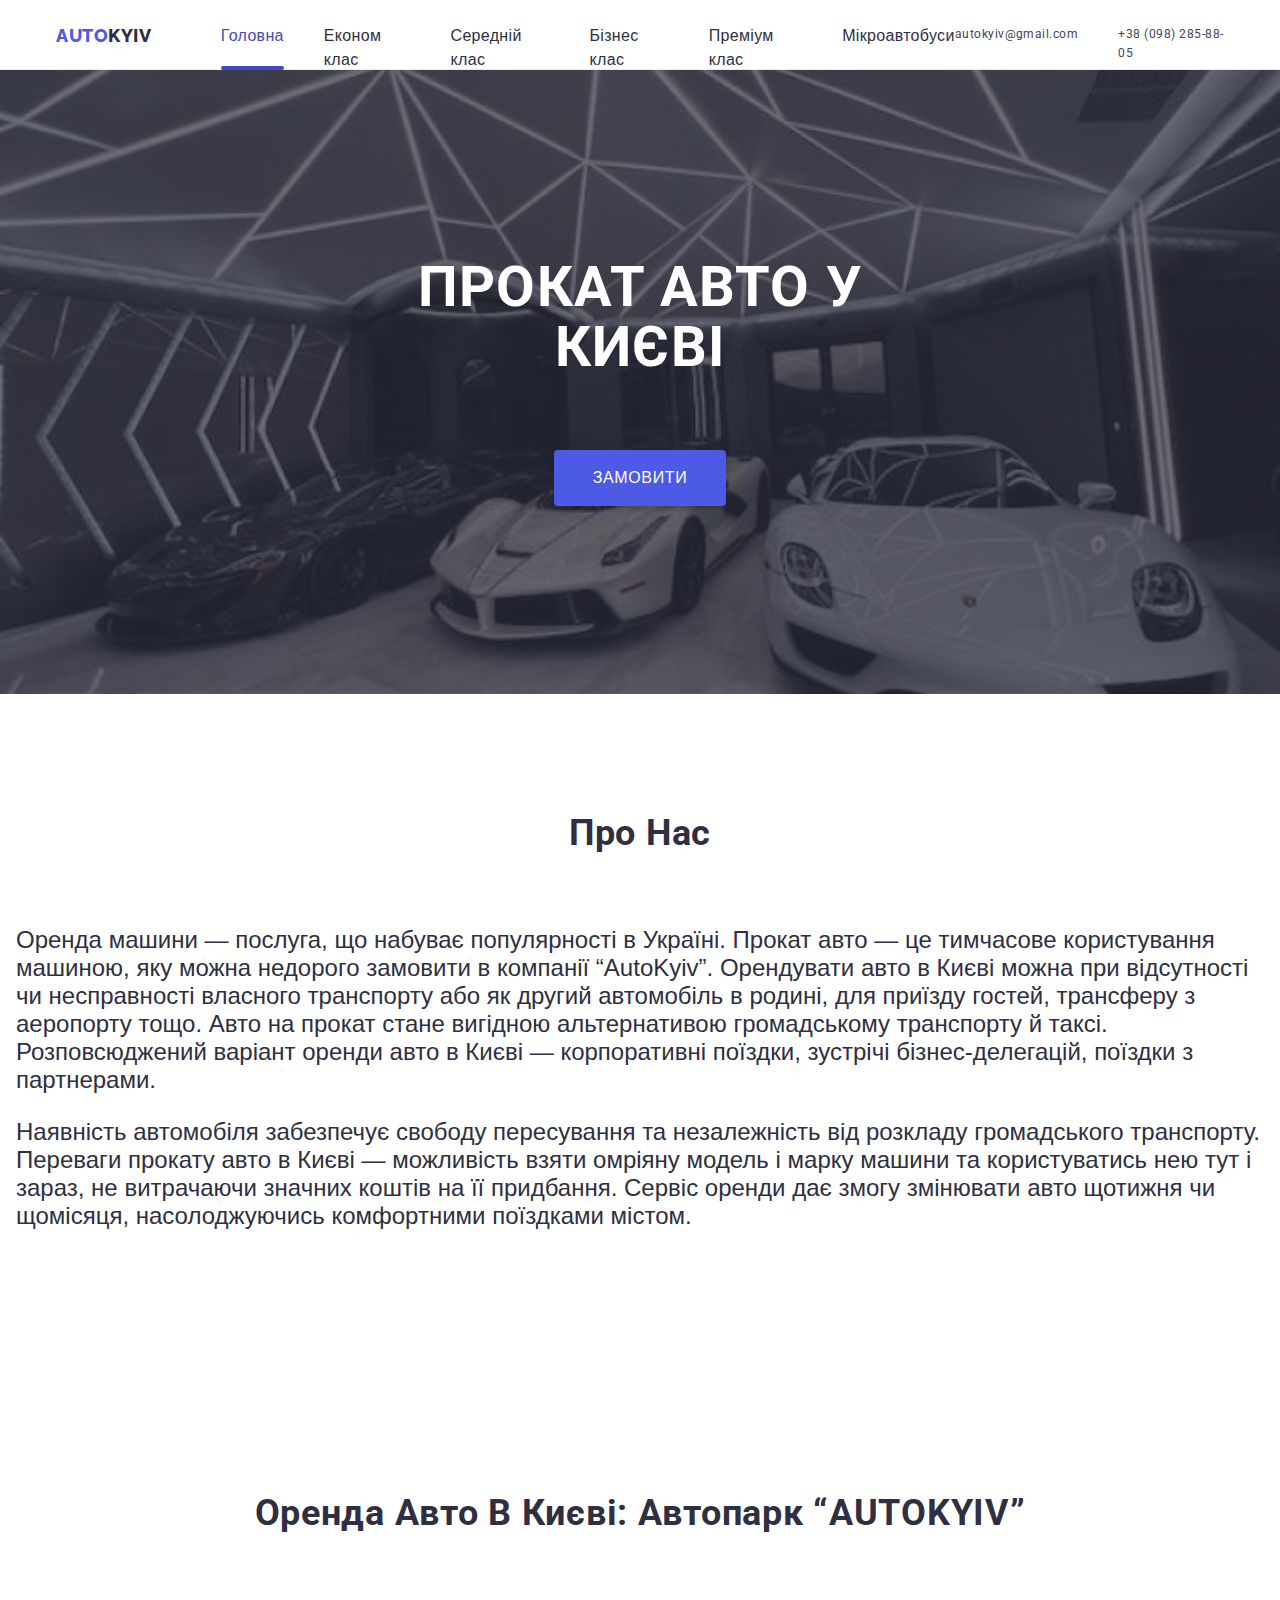
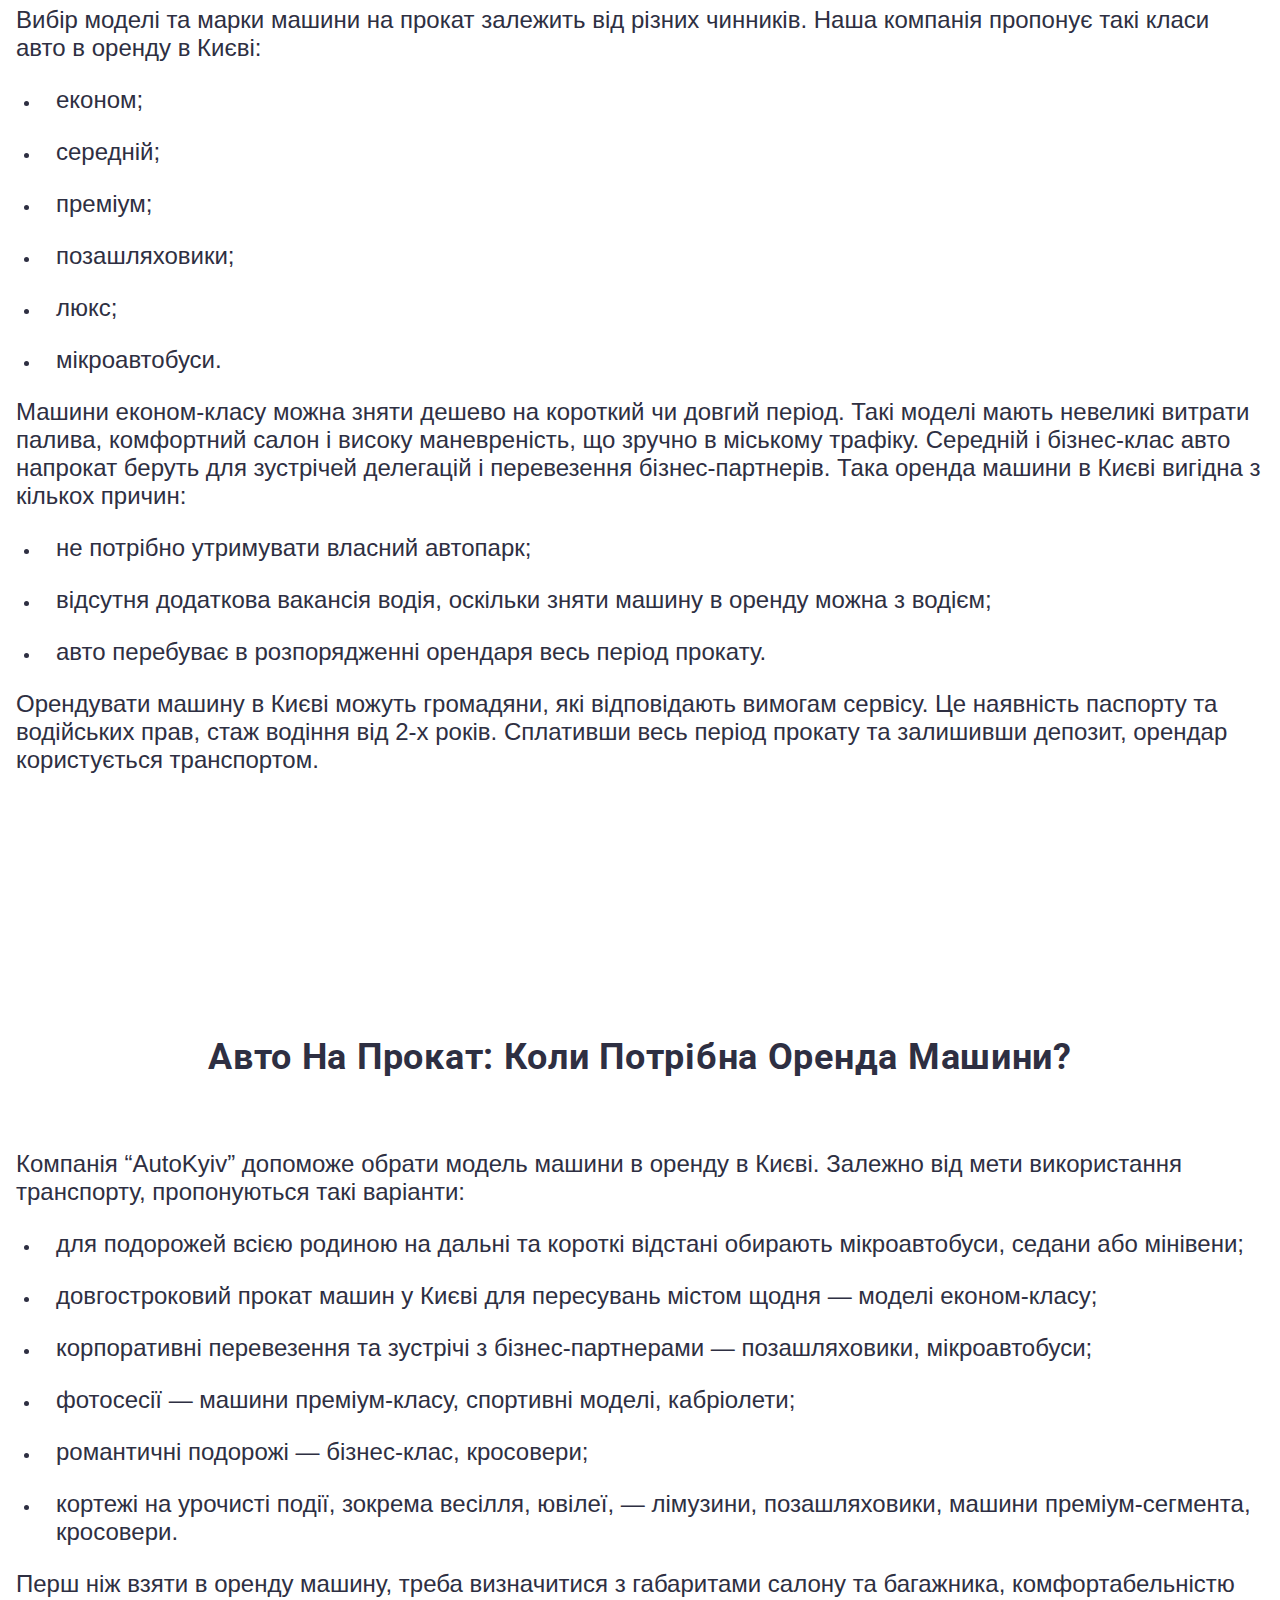
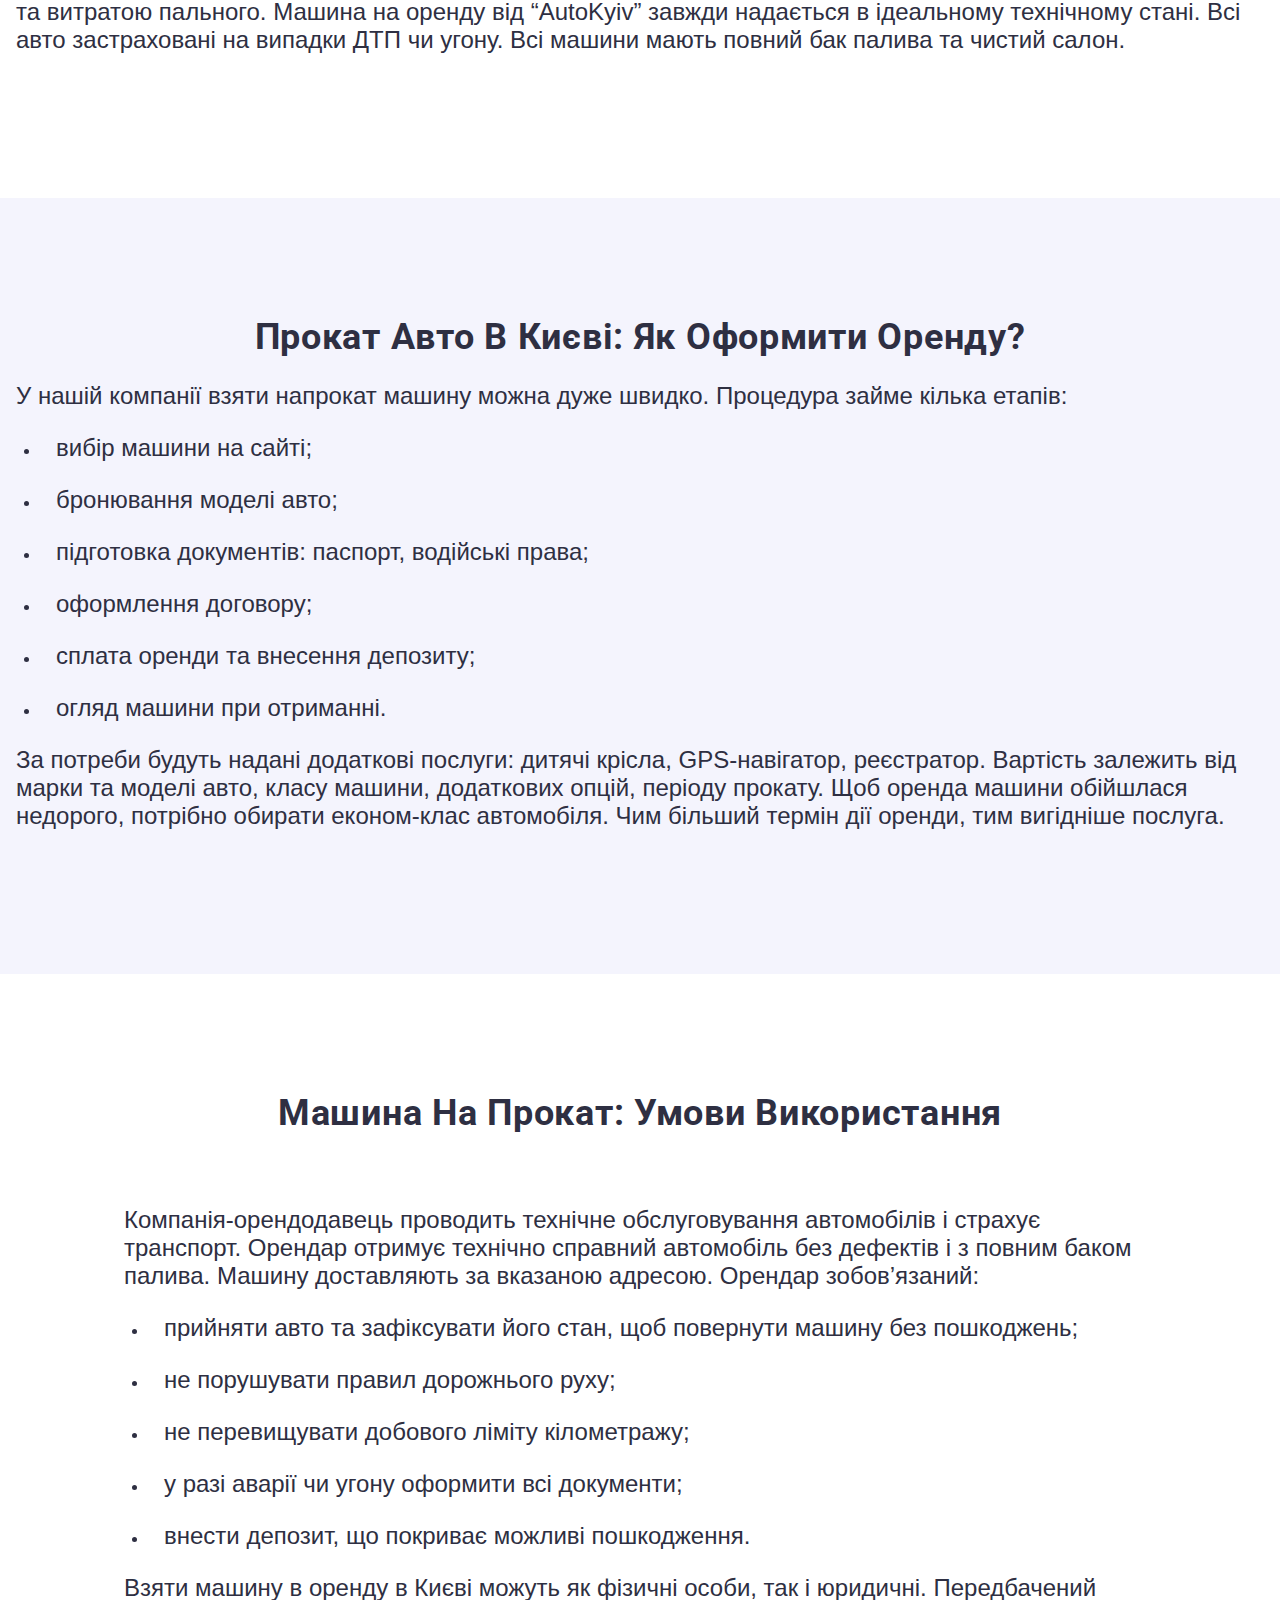
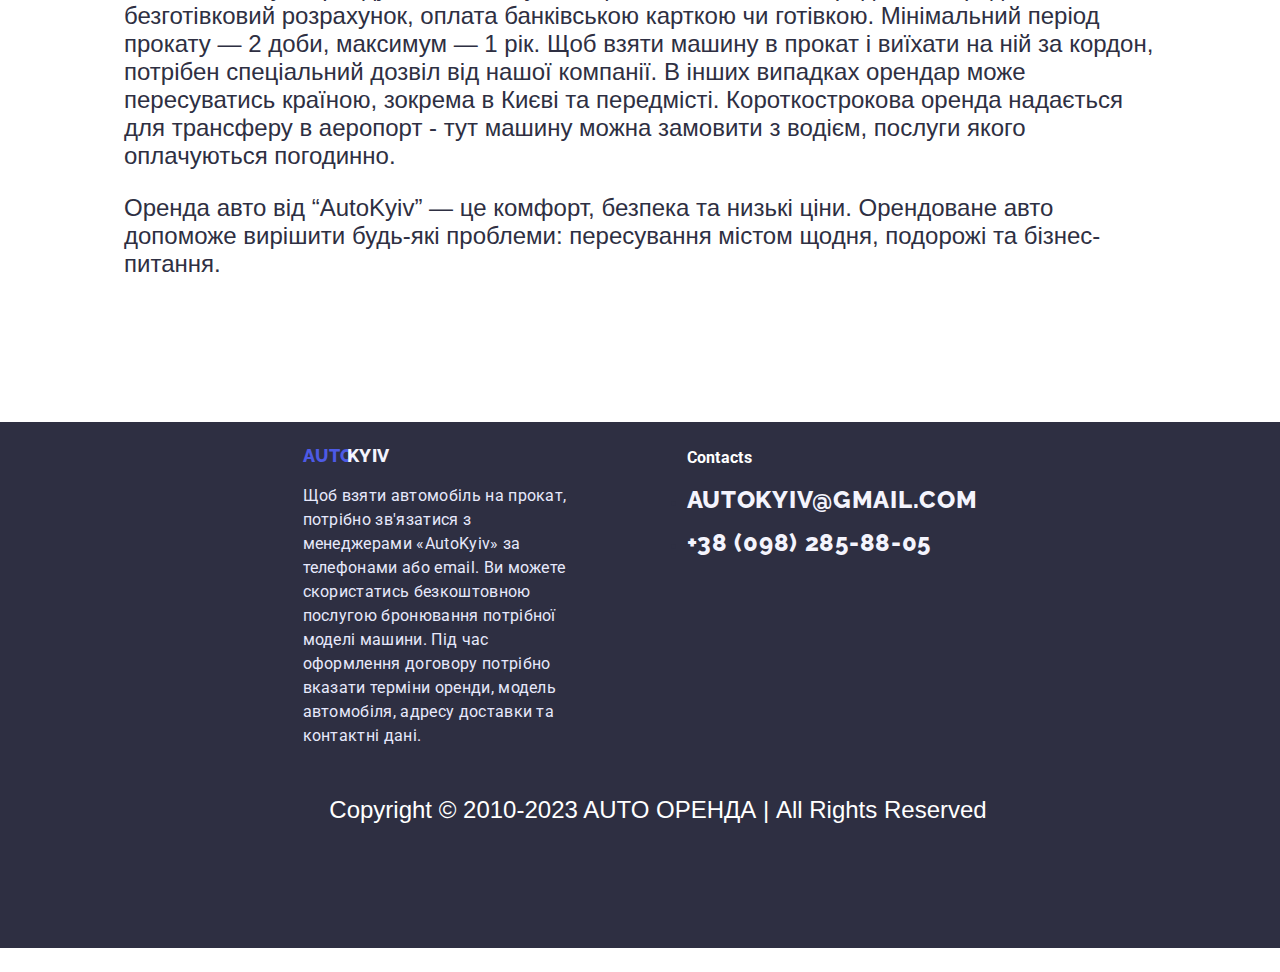
<file: index.html>
<!DOCTYPE html>
<html lang="en">
  <head>
    <meta charset="UTF-8" />
    <meta http-equiv="X-UA-Compatible" content="IE=edge" />
    <meta name="viewport" content="width=device-width, initial-scale=1.0" />
    <title>Document</title>
    <link rel="stylesheet" href="./css/styles.css" />
    <link rel="preconnect" href="https://fonts.googleapis.com" />
    <link rel="preconnect" href="https://fonts.gstatic.com" crossorigin />
    <link
      href="https://fonts.googleapis.com/css2?family=Raleway:wght@800&family=Roboto:wght@400;500;700&display=swap"
      rel="stylesheet"
    />
  </head>
  <body>
    <header class="container">
      <div class="ppp">
        <nav class="header-navigation">
          <a class="logo link" href="./index.html"
            ><div class="logo-firstpart">Auto</div>
            <div class="logo-secondpart">Kyiv</div></a
          >

          <ul class="menu">
            <li>
              <a class="menu-item link active" href="./index.html">Головна</a>
            </li>
            <li>
              <a class="menu-item link" href="./econom.html">Економ клас</a>
            </li>
            <li>
              <a class="menu-item link" href="./midle.html">Середній клас</a>
            </li>
            <li>
              <a class="menu-item link" href="./business.html">Бізнес клас</a>
            </li>
            <li>
              <a class="menu-item link" href="./premium.html">Преміум клас</a>
            </li>
            <li>
              <a class="menu-item link" href="./bus.html">Мікроавтобуси</a>
            </li>
          </ul>
          <button class="open-menu" type="button" data-menu-open>
            <svg class="burger-icon" width="32" height="22">
              <use href="./images/icons.svg#icon-menu"></use>
            </svg>
          </button>
        </nav>
        <address>
          <ul class="contacts">
            <li class="contacts-item-height">
              <a class="contacts-item link" href="mailto:autokyiv@gmail.com"
                >autokyiv@gmail.com</a
              >
            </li>
            <li class="contacts-item-height">
              <a class="contacts-item link" href="tel:+380982858805"
                >+38 (098) 285-88-05</a
              >
            </li>
          </ul>
        </address>
      </div>
    </header>

    <main>
      <section class="first-section container">
        <h1>ПРОКАТ АВТО У КИЄВІ</h1>
        <button class="first-section-button" type="button" data-modal-open>
          ЗАМОВИТИ
        </button>
      </section>
      <section class="second-section container">
        <h2 class="third-section-name">Про нас</h2>

        <p class="second-section-text">
          Оренда машини — послуга, що набуває популярності в Україні. Прокат
          авто — це тимчасове користування машиною, яку можна недорого замовити
          в компанії “AutoKyiv”. Орендувати авто в Києві можна при відсутності
          чи несправності власного транспорту або як другий автомобіль в родині,
          для приїзду гостей, трансферу з аеропорту тощо. Авто на прокат стане
          вигідною альтернативою громадському транспорту й таксі. Розповсюджений
          варіант оренди авто в Києві — корпоративні поїздки, зустрічі
          бізнес-делегацій, поїздки з партнерами.
        </p>
        <p class="second-section-text">
          Наявність автомобіля забезпечує свободу пересування та незалежність
          від розкладу громадського транспорту. Переваги прокату авто в Києві —
          можливість взяти омріяну модель і марку машини та користуватись нею
          тут і зараз, не витрачаючи значних коштів на її придбання. Сервіс
          оренди дає змогу змінювати авто щотижня чи щомісяця, насолоджуючись
          комфортними поїздками містом.
        </p>
      </section>
      <section class="second-section container">
        <h2 class="third-section-name">
          Оренда авто в Києві: автопарк “AUTOKYIV”
        </h2>

        <p class="second-section-text">
          Вибір моделі та марки машини на прокат залежить від різних чинників.
          Наша компанія пропонує такі класи авто в оренду в Києві:
        </p>
        <ul>
          <li>
            <p class="second-section-text">економ;</p>
          </li>
          <li>
            <p class="second-section-text">середній;</p>
          </li>
          <li>
            <p class="second-section-text">преміум;</p>
          </li>
          <li>
            <p class="second-section-text">позашляховики;</p>
          </li>
          <li>
            <p class="second-section-text">люкс;</p>
          </li>
          <li>
            <p class="second-section-text">мікроавтобуси.</p>
          </li>
        </ul>
        <p class="second-section-text">
          Машини економ-класу можна зняти дешево на короткий чи довгий період.
          Такі моделі мають невеликі витрати палива, комфортний салон і високу
          маневреність, що зручно в міському трафіку. Середній і бізнес-клас
          авто напрокат беруть для зустрічей делегацій і перевезення
          бізнес-партнерів. Така оренда машини в Києві вигідна з кількох причин:
        </p>
        <ul>
          <li>
            <p class="second-section-text">
              не потрібно утримувати власний автопарк;
            </p>
          </li>
          <li>
            <p class="second-section-text">
              відсутня додаткова вакансія водія, оскільки зняти машину в оренду
              можна з водієм;
            </p>
          </li>
          <li>
            <p class="second-section-text">
              авто перебуває в розпорядженні орендаря весь період прокату.
            </p>
          </li>
        </ul>
        <p class="second-section-text">
          Орендувати машину в Києві можуть громадяни, які відповідають вимогам
          сервісу. Це наявність паспорту та водійських прав, стаж водіння від
          2-х років. Сплативши весь період прокату та залишивши депозит, орендар
          користується транспортом.
        </p>
      </section>
      <section class="second-section container">
        <h2 class="third-section-name">
          Авто на прокат: коли потрібна оренда машини?
        </h2>

        <p class="second-section-text">
          Компанія “AutoKyiv” допоможе обрати модель машини в оренду в Києві.
          Залежно від мети використання транспорту, пропонуються такі варіанти:
        </p>
        <ul>
          <li>
            <p class="second-section-text">
              для подорожей всією родиною на дальні та короткі відстані обирають
              мікроавтобуси, седани або мінівени;
            </p>
          </li>
          <li>
            <p class="second-section-text">
              довгостроковий прокат машин у Києві для пересувань містом щодня —
              моделі економ-класу;
            </p>
          </li>
          <li>
            <p class="second-section-text">
              корпоративні перевезення та зустрічі з бізнес-партнерами —
              позашляховики, мікроавтобуси;
            </p>
          </li>
          <li>
            <p class="second-section-text">
              фотосесії — машини преміум-класу, спортивні моделі, кабріолети;
            </p>
          </li>
          <li>
            <p class="second-section-text">
              романтичні подорожі — бізнес-клас, кросовери;
            </p>
          </li>
          <li>
            <p class="second-section-text">
              кортежі на урочисті події, зокрема весілля, ювілеї, — лімузини,
              позашляховики, машини преміум-сегмента, кросовери.
            </p>
          </li>
        </ul>
        <p class="second-section-text">
          Перш ніж взяти в оренду машину, треба визначитися з габаритами салону
          та багажника, комфортабельністю та витратою пального. Машина на оренду
          від “AutoKyiv” завжди надається в ідеальному технічному стані. Всі
          авто застраховані на випадки ДТП чи угону. Всі машини мають повний бак
          палива та чистий салон.
        </p>
      </section>
      <section class="fourth-section container">
        <h2 class="fourth-section-name">
          Прокат авто в Києві: як оформити оренду?
        </h2>
        <p class="second-section-text">
          У нашій компанії взяти напрокат машину можна дуже швидко. Процедура
          займе кілька етапів:
        </p>
        <ul>
          <li>
            <p class="second-section-text">вибір машини на сайті;</p>
          </li>
          <li>
            <p class="second-section-text">бронювання моделі авто;</p>
          </li>
          <li>
            <p class="second-section-text">
              підготовка документів: паспорт, водійські права;
            </p>
          </li>
          <li>
            <p class="second-section-text">оформлення договору;</p>
          </li>
          <li>
            <p class="second-section-text">
              сплата оренди та внесення депозиту;
            </p>
          </li>
          <li>
            <p class="second-section-text">огляд машини при отриманні.</p>
          </li>
        </ul>
        <p class="second-section-text">
          За потреби будуть надані додаткові послуги: дитячі крісла,
          GPS-навігатор, реєстратор. Вартість залежить від марки та моделі авто,
          класу машини, додаткових опцій, періоду прокату. Щоб оренда машини
          обійшлася недорого, потрібно обирати економ-клас автомобіля. Чим
          більший термін дії оренди, тим вигідніше послуга.
        </p>
      </section>
      <section class="fifth-section container">
        <h2 class="fifth-section-name">Машина на прокат: умови використання</h2>
        <p class="second-section-text">
          Компанія-орендодавець проводить технічне обслуговування автомобілів і
          страхує транспорт. Орендар отримує технічно справний автомобіль без
          дефектів і з повним баком палива. Машину доставляють за вказаною
          адресою. Орендар зобов’язаний:
        </p>
        <ul>
          <li>
            <p class="second-section-text">
              прийняти авто та зафіксувати його стан, щоб повернути машину без
              пошкоджень;
            </p>
          </li>
          <li>
            <p class="second-section-text">
              не порушувати правил дорожнього руху;
            </p>
          </li>
          <li>
            <p class="second-section-text">
              не перевищувати добового ліміту кілометражу;
            </p>
          </li>
          <li>
            <p class="second-section-text">
              у разі аварії чи угону оформити всі документи;
            </p>
          </li>
          <li>
            <p class="second-section-text">
              внести депозит, що покриває можливі пошкодження.
            </p>
          </li>
        </ul>
        <p class="second-section-text">
          Взяти машину в оренду в Києві можуть як фізичні особи, так і юридичні.
          Передбачений безготівковий розрахунок, оплата банківською карткою чи
          готівкою. Мінімальний період прокату — 2 доби, максимум — 1 рік. Щоб
          взяти машину в прокат і виїхати на ній за кордон, потрібен спеціальний
          дозвіл від нашої компанії. В інших випадках орендар може пересуватись
          країною, зокрема в Києві та передмісті. Короткострокова оренда
          надається для трансферу в аеропорт - тут машину можна замовити з
          водієм, послуги якого оплачуються погодинно.
        </p>
        <p class="second-section-text">
          Оренда авто від “AutoKyiv” — це комфорт, безпека та низькі ціни.
          Орендоване авто допоможе вирішити будь-які проблеми: пересування
          містом щодня, подорожі та бізнес-питання.
        </p>
      </section>
    </main>
    <footer class="container">
      <div class="footer-part-general">
        <a class="footer-logo link" href="./index.html"
          ><div class="footer-logo-firstpart">Auto</div>
          <div class="footer-logo-secondpart">Kyiv</div></a
        >
        <p class="footer-text">
          Щоб взяти автомобіль на прокат, потрібно зв'язатися з менеджерами
          «AutoKyiv» за телефонами або email. Ви можете скористатись
          безкоштовною послугою бронювання потрібної моделі машини. Під час
          оформлення договору потрібно вказати терміни оренди, модель
          автомобіля, адресу доставки та контактні дані.
        </p>
      </div>

      <div class="footer-part-subscribe">
        <h4 class="footer-subscribe-text">Contacts</h4>
        <ul class="footer-ul">
          <li class="">
            <a
              class="footer-contacts-item link"
              href="mailto:autokyiv@gmail.com"
              >autokyiv@gmail.com</a
            >
          </li>
          <li class="">
            <a class="footer-contacts-item link" href="tel:+380982858805"
              >+38 (098) 285-88-05</a
            >
          </li>
        </ul>
      </div>
      <p class="footer-years">
        Copyright © 2010-2023 AUTO ОРЕНДА | All Rights Reserved
      </p>
    </footer>
    <div class="backdrop is-hidden" data-modal>
      <div class="modal">
        <button type="button" class="modal-close" data-modal-close>
          <svg class="modal-close-item" width="8" height="8">
            <use href="./images/icons.svg#icon-close"></use>
          </svg>
        </button>
        <p class="modal-name">Залиште свої контакти і ми вам передзвонимо</p>
        <form name="singup-form" autocomplete="on" action="">
          <div class="center">
            <div class="input-height">
              <label class="modal-label" for="name">Ім'я</label>
              <div class="input-wrap">
                <input
                  class="modal-input"
                  id="name"
                  name="user-name"
                  type="text"
                  autofocus
                />
                <svg class="modal-icon" width="18" height="18">
                  <use href="./images/icons.svg#icon-profile1"></use>
                </svg>
              </div>
            </div>
            <div class="input-height">
              <label class="modal-label" for="tel">Телефон</label>
              <div class="input-wrap">
                <input
                  class="modal-input"
                  id="tel"
                  name="user-tel"
                  type="tel"
                  autofocus
                />
                <svg class="modal-icon" width="18" height="18">
                  <use href="./images/icons.svg#icon-profile2"></use>
                </svg>
              </div>
            </div>
            <div class="input-height">
              <label class="modal-label" for="email">Електронна пошта</label>
              <div class="input-wrap">
                <input
                  class="modal-input"
                  id="email"
                  name="user-email"
                  type="email"
                  autofocus
                />
                <svg class="modal-icon" width="18" height="18">
                  <use href="./images/icons.svg#icon-profile3"></use>
                </svg>
              </div>
            </div>
            <div class="comment-height">
              <label for="comment" class="modal-label">Коментар</label>
              <textarea
                class="modal-textarea"
                name="user-comment"
                id="comment"
                placeholder="Введіть текст"
              ></textarea>
            </div>
          </div>
          <div class="modal-field">
            <input
              class="modal-checkbox is-hidden"
              id="accept"
              name="user-accept"
              type="checkbox"
              value="true"
            />
            <label for="accept" class="policy-text">
              Я приймаю положення та умови
              <a class="policy-link" href="">Політика конфіденційності</a></label
            >

            <button class="modal-submit" type="submit">Надіслати</button>
          </div>
        </form>
      </div>
    </div>
    <script src="./js/modal.js"></script>
    <div class="menu-container is-hidden container" data-menu>
      <div class="modal-menu">
        <button type="button" class="modal-close" data-menu-close>
          <svg class="modal-close-item" width="8" height="8">
            <use href="./images/icons.svg#icon-close"></use>
          </svg>
        </button>
        <ul class="modal-menu-list">
          <li>
            <a class="modal-menu-item link active-modal" href="./index.html"
              >Головна</a
            >
          </li>
          <li>
            <a class="modal-menu-item link" href="./econom.html">Економ клас</a>
          </li>
          <li>
            <a class="modal-menu-item link" href="./midle.html"
              >Середній клас</a
            >
          </li>
          <li>
            <a class="modal-menu-item link" href="./business.html"
              >Бізнес клас</a
            >
          </li>
          <li>
            <a class="modal-menu-item link" href="./premium.html"
              >Преміум клас</a
            >
          </li>
          <li>
            <a class="modal-menu-item link" href="./bus.html">Мікроавтобуси</a>
          </li>
        </ul>
        <address>
          <ul class="modal-contacts-list">
            <li class="modal-item-tel">
              <a class="modal-contacts-tel link" href="tel:+380982858805"
                >+38 (098) 285-88-05</a
              >
            </li>
            <li>
              <a
                class="modal-contacts-mail link"
                href="mailto:autokyiv@gmail.com"
                >autokyiv@gmail.com</a
              >
            </li>
          </ul>
        </address>
      </div>
    </div>
    <script src="./js/menu.js"></script>
  </body>
</html>
</file>
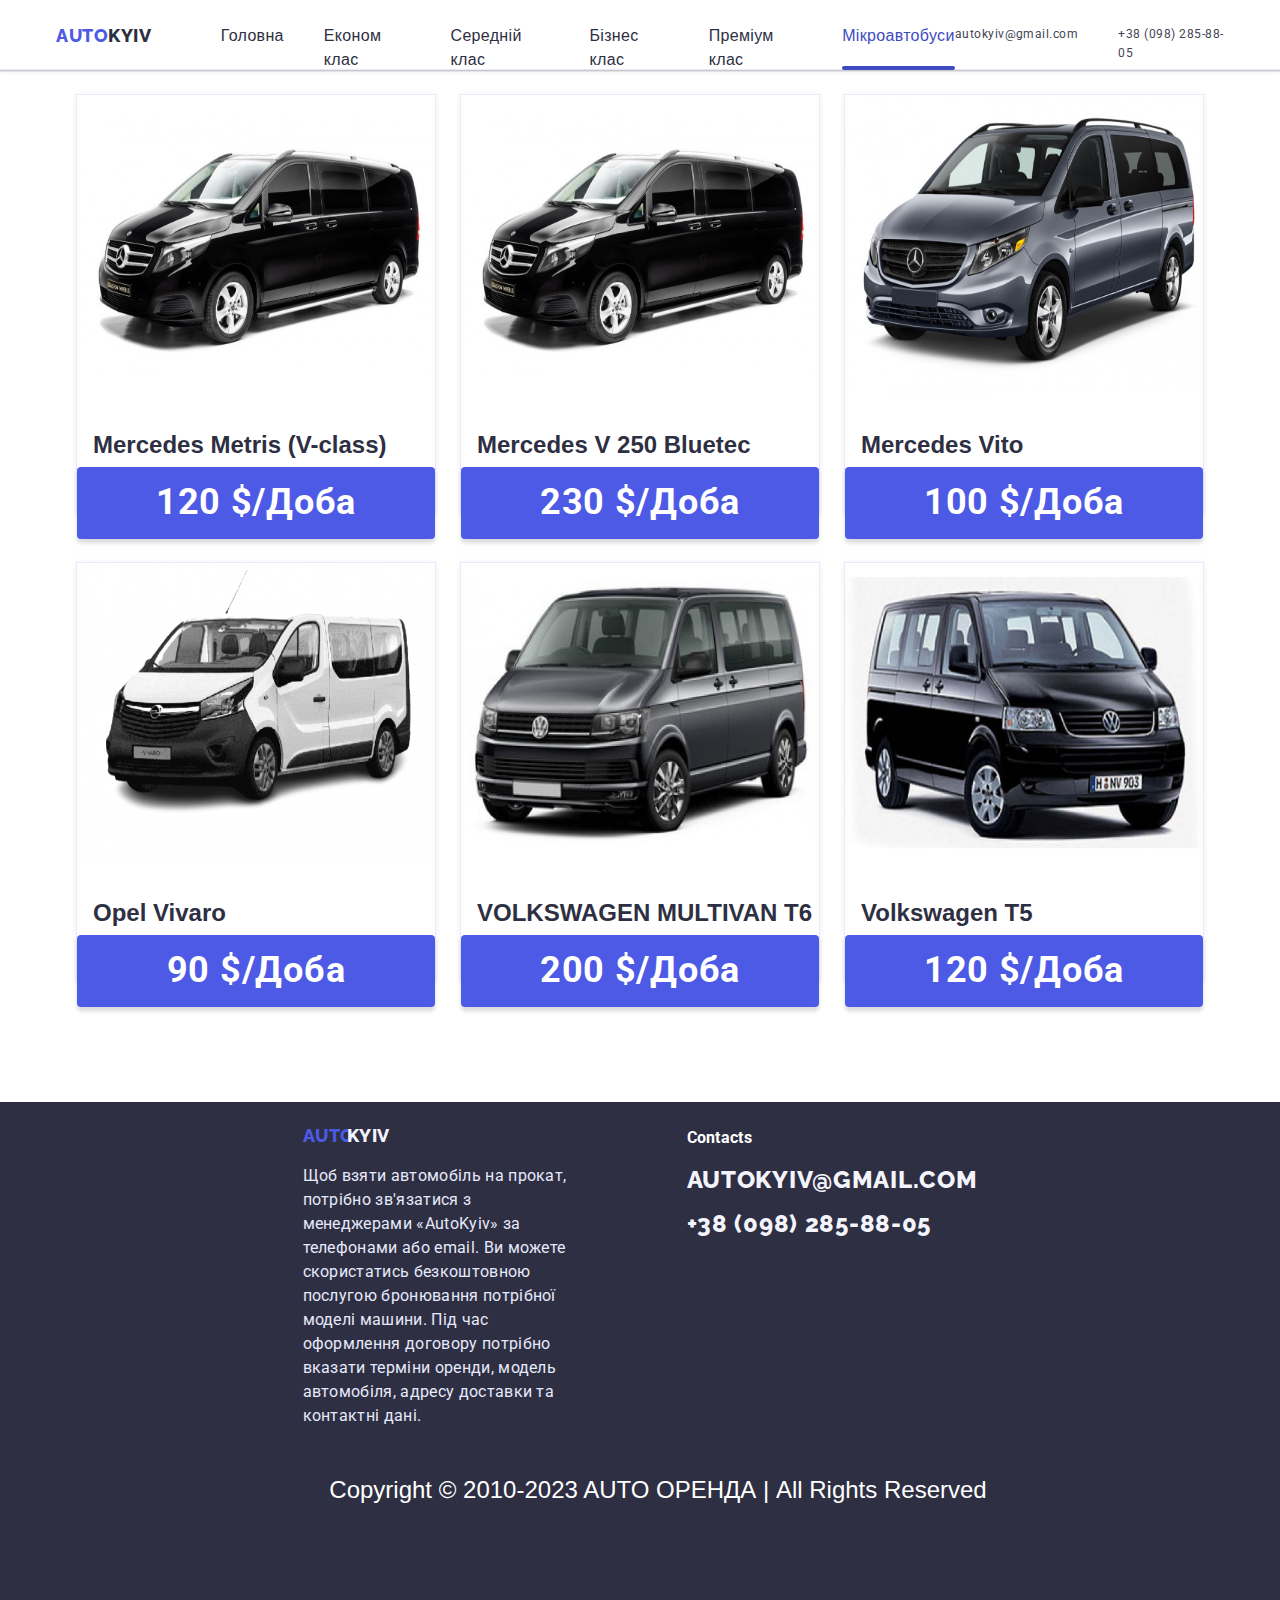
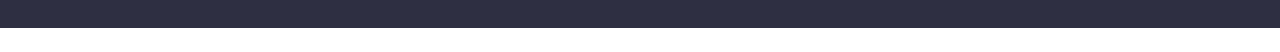
<file: bus.html>
<!DOCTYPE html>
<html lang="en">
  <head>
    <meta charset="UTF-8" />
    <meta http-equiv="X-UA-Compatible" content="IE=edge" />
    <meta name="viewport" content="width=device-width, initial-scale=1.0" />
    <title>Document</title>
    <link rel="stylesheet" href="./css/styles.css" />
    <link rel="preconnect" href="https://fonts.googleapis.com" />
    <link rel="preconnect" href="https://fonts.gstatic.com" crossorigin />
    <link
      href="https://fonts.googleapis.com/css2?family=Raleway:wght@800&family=Roboto:wght@400;500;700&display=swap"
      rel="stylesheet"
    />
  </head>
  <body>
    <header class="container">
      <div class="ppp">
        <nav class="header-navigation">
          <a class="logo link" href="./index.html"
            ><div class="logo-firstpart">Auto</div>
            <div class="logo-secondpart">Kyiv</div></a
          >

          <ul class="menu">
            <li>
              <a class="menu-item link" href="./index.html">Головна</a>
            </li>
            <li>
              <a class="menu-item link" href="./econom.html">Економ клас</a>
            </li>
            <li>
              <a class="menu-item link" href="./midle.html">Середній клас</a>
            </li>
            <li>
              <a class="menu-item link" href="./business.html">Бізнес клас</a>
            </li>
            <li>
              <a class="menu-item link" href="./premium.html">Преміум клас</a>
            </li>
            <li>
              <a class="menu-item link active" href="./bus.html"
                >Мікроавтобуси</a
              >
            </li>
          </ul>
          <button class="open-menu" type="button" data-menu-open>
            <svg class="burger-icon" width="32" height="22">
              <use href="./images/icons.svg#icon-menu"></use>
            </svg>
          </button>
        </nav>
        <address>
          <ul class="contacts">
            <li class="contacts-item-height">
              <a class="contacts-item link" href="mailto:autokyiv@gmail.com"
                >autokyiv@gmail.com</a
              >
            </li>
            <li class="contacts-item-height">
              <a class="contacts-item link" href="tel:+380982858805"
                >+38 (098) 285-88-05</a
              >
            </li>
          </ul>
        </address>
      </div>
    </header>

    <main>
      <section class="container">
        <ul class="main-general-list">
          <li class="main-list-item first-item-portfolio">
            <div class="main-overlay-image">
              <img
                src="./images/bus/mercedesmetris(v-class).jpg"
                alt="car"
                width="360"
                height="300"
              />
              <div class="main-list-overlay">
                <p class="car-option">Клас авто: Мікроавтобус</p>
                <p class="car-option">Кондиціонер: +</p>
                <p class="car-option">Об'єм двигуна: 2.0</p>
                <p class="car-option">Тип палива: Бензин</p>
                <p class="car-option">Кількість місць: 7+1</p>
                <p class="car-option">Витрати палива: 9.0 л</p>
                <p class="car-option">Тип КПП: AT</p>
              </div>
            </div>
            <h3 class="card-name">Mercedes Metris (V-class)</h3>
            <p class="card-text">120 $/доба</p>
          </li>
          <li class="main-list-item second-item-portfolio">
            <div class="main-overlay-image">
              <img
                src="./images/bus/2018-mercedes-benz-v250.jpg"
                alt="car"
                width="360"
                height="300"
              />
              <div class="main-list-overlay">
                <p class="car-option">Клас авто: Мікроавтобус</p>
                <p class="car-option">Кондиціонер: +</p>
                <p class="car-option">Об'єм двигуна: 2.2</p>
                <p class="car-option">Тип палива: Дизель</p>
                <p class="car-option">Кількість місць: 6+1</p>
                <p class="car-option">Витрати палива: 10.0 л</p>
                <p class="car-option">Тип КПП: AT</p>
              </div>
            </div>
            <h3 class="card-name">Mercedes V 250 Bluetec</h3>
            <p class="card-text">230 $/доба</p>
          </li>
          <li class="main-list-item third-item-portfolio">
            <div class="main-overlay-image">
              <img
                src="./images/bus/mercedesvito.jpg"
                alt="car"
                width="360"
                height="300"
              />
              <div class="main-list-overlay">
                <p class="car-option">Клас авто: Мікроавтобус</p>
                <p class="car-option">Кондиціонер: +</p>
                <p class="car-option">Об'єм двигуна: 1.6</p>
                <p class="car-option">Тип палива: Дизель</p>
                <p class="car-option">Кількість місць: 8+1</p>
                <p class="car-option">Витрати палива: 10.0 л</p>
                <p class="car-option">Тип КПП: МТ</p>
              </div>
            </div>
            <h3 class="card-name">Mercedes Vito</h3>
            <p class="card-text">100 $/доба</p>
          </li>

          <li class="main-list-item first-item-portfolio">
            <div class="main-overlay-image">
              <img
                src="./images/bus/opel-vivaro.jpg"
                alt="car"
                width="360"
                height="300"
              />
              <div class="main-list-overlay">
                <p class="car-option">Клас авто: Мікроавтобус</p>
                <p class="car-option">Кондиціонер: +</p>
                <p class="car-option">Об'єм двигуна: 2.0</p>
                <p class="car-option">Тип палива: Дизель</p>
                <p class="car-option">Кількість місць: 6</p>
                <p class="car-option">Витрати палива: 10.0 л</p>
                <p class="car-option">Тип КПП: МТ</p>
              </div>
            </div>
            <h3 class="card-name">Opel Vivaro</h3>
            <p class="card-text">90 $/доба</p>
          </li>
          <li class="main-list-item second-item-portfolio">
            <div class="main-overlay-image">
              <img
                src="./images/bus/volkswagenmultivant6.jpg"
                alt="car"
                width="360"
                height="300"
              />
              <div class="main-list-overlay">
                <p class="car-option">Клас авто: Мікроавтобус</p>
                <p class="car-option">Кондиціонер: +</p>
                <p class="car-option">Об'єм двигуна: 2.0</p>
                <p class="car-option">Тип палива: Дизель</p>
                <p class="car-option">Кількість місць: 6+1</p>
                <p class="car-option">Витрати палива: 9.0 л</p>
                <p class="car-option">Тип КПП: AT</p>
              </div>
            </div>
            <h3 class="card-name">VOLKSWAGEN MULTIVAN T6</h3>
            <p class="card-text">200 $/доба</p>
          </li>
          <li class="main-list-item third-item-portfolio">
            <div class="main-overlay-image">
              <img
                src="./images/bus/volkswagent5.jpg"
                alt="car"
                width="360"
                height="300"
              />
              <div class="main-list-overlay">
                <p class="car-option">Клас авто: Мікроавтобус</p>
                <p class="car-option">Кондиціонер: +</p>
                <p class="car-option">Об'єм двигуна: 2.0</p>
                <p class="car-option">Тип палива: Дизель</p>
                <p class="car-option">Кількість місць: 8+1</p>
                <p class="car-option">Витрати палива: 9.0 л</p>
                <p class="car-option">Тип КПП: AT</p>
              </div>
            </div>
            <h3 class="card-name">Volkswagen T5</h3>
            <p class="card-text">120 $/доба</p>
          </li>
        </ul>
      </section>
    </main>
    <footer class="container">
      <div class="footer-part-general">
        <a class="footer-logo link" href="./index.html"
          ><div class="footer-logo-firstpart">Auto</div>
          <div class="footer-logo-secondpart">Kyiv</div></a
        >
        <p class="footer-text">
          Щоб взяти автомобіль на прокат, потрібно зв'язатися з менеджерами
          «AutoKyiv» за телефонами або email. Ви можете скористатись
          безкоштовною послугою бронювання потрібної моделі машини. Під час
          оформлення договору потрібно вказати терміни оренди, модель
          автомобіля, адресу доставки та контактні дані.
        </p>
      </div>
      
      <div class="footer-part-subscribe">
        <h4 class="footer-subscribe-text">Contacts</h4>
        <ul class="footer-ul">
          <li class="">
            <a
              class="footer-contacts-item link"
              href="mailto:autokyiv@gmail.com"
              >autokyiv@gmail.com</a
            >
          </li>
          <li class="">
            <a class="footer-contacts-item link" href="tel:+380982858805"
              >+38 (098) 285-88-05</a
            >
          </li>
        </ul>
      </div>
      <p class="footer-years">
        Copyright © 2010-2023 AUTO ОРЕНДА | All Rights Reserved
      </p>
    </footer>
    <div class="menu-container is-hidden container" data-menu>
      <div class="modal-menu">
        <button type="button" class="modal-close" data-menu-close>
          <svg class="modal-close-item" width="8" height="8">
            <use href="./images/icons.svg#icon-close"></use>
          </svg>
        </button>
        <ul class="modal-menu-list">
          <li>
            <a class="modal-menu-item link" href="./index.html">Головна</a>
          </li>
          <li>
            <a class="modal-menu-item link" href="./econom.html">Економ клас</a>
          </li>
          <li>
            <a class="modal-menu-item link" href="./midle.html"
              >Середній клас</a
            >
          </li>
          <li>
            <a class="modal-menu-item link" href="./business.html"
              >Бізнес клас</a
            >
          </li>
          <li>
            <a class="modal-menu-item link" href="./premium.html"
              >Преміум клас</a
            >
          </li>
          <li>
            <a class="modal-menu-item link active-modal" href="./bus.html"
              >Мікроавтобуси</a
            >
          </li>
        </ul>
        <address>
          <ul class="modal-contacts-list">
            <li class="modal-item-tel">
              <a class="modal-contacts-tel link" href="tel:+380982858805"
                >+38 (098) 285-88-05</a
              >
            </li>
            <li>
              <a
                class="modal-contacts-mail link"
                href="mailto:autokyiv@gmail.com"
                >autokyiv@gmail.com</a
              >
            </li>
          </ul>
        </address>
        
      </div>
    </div>
    <script src="./js/menu.js"></script>
  </body>
</html>
</file>
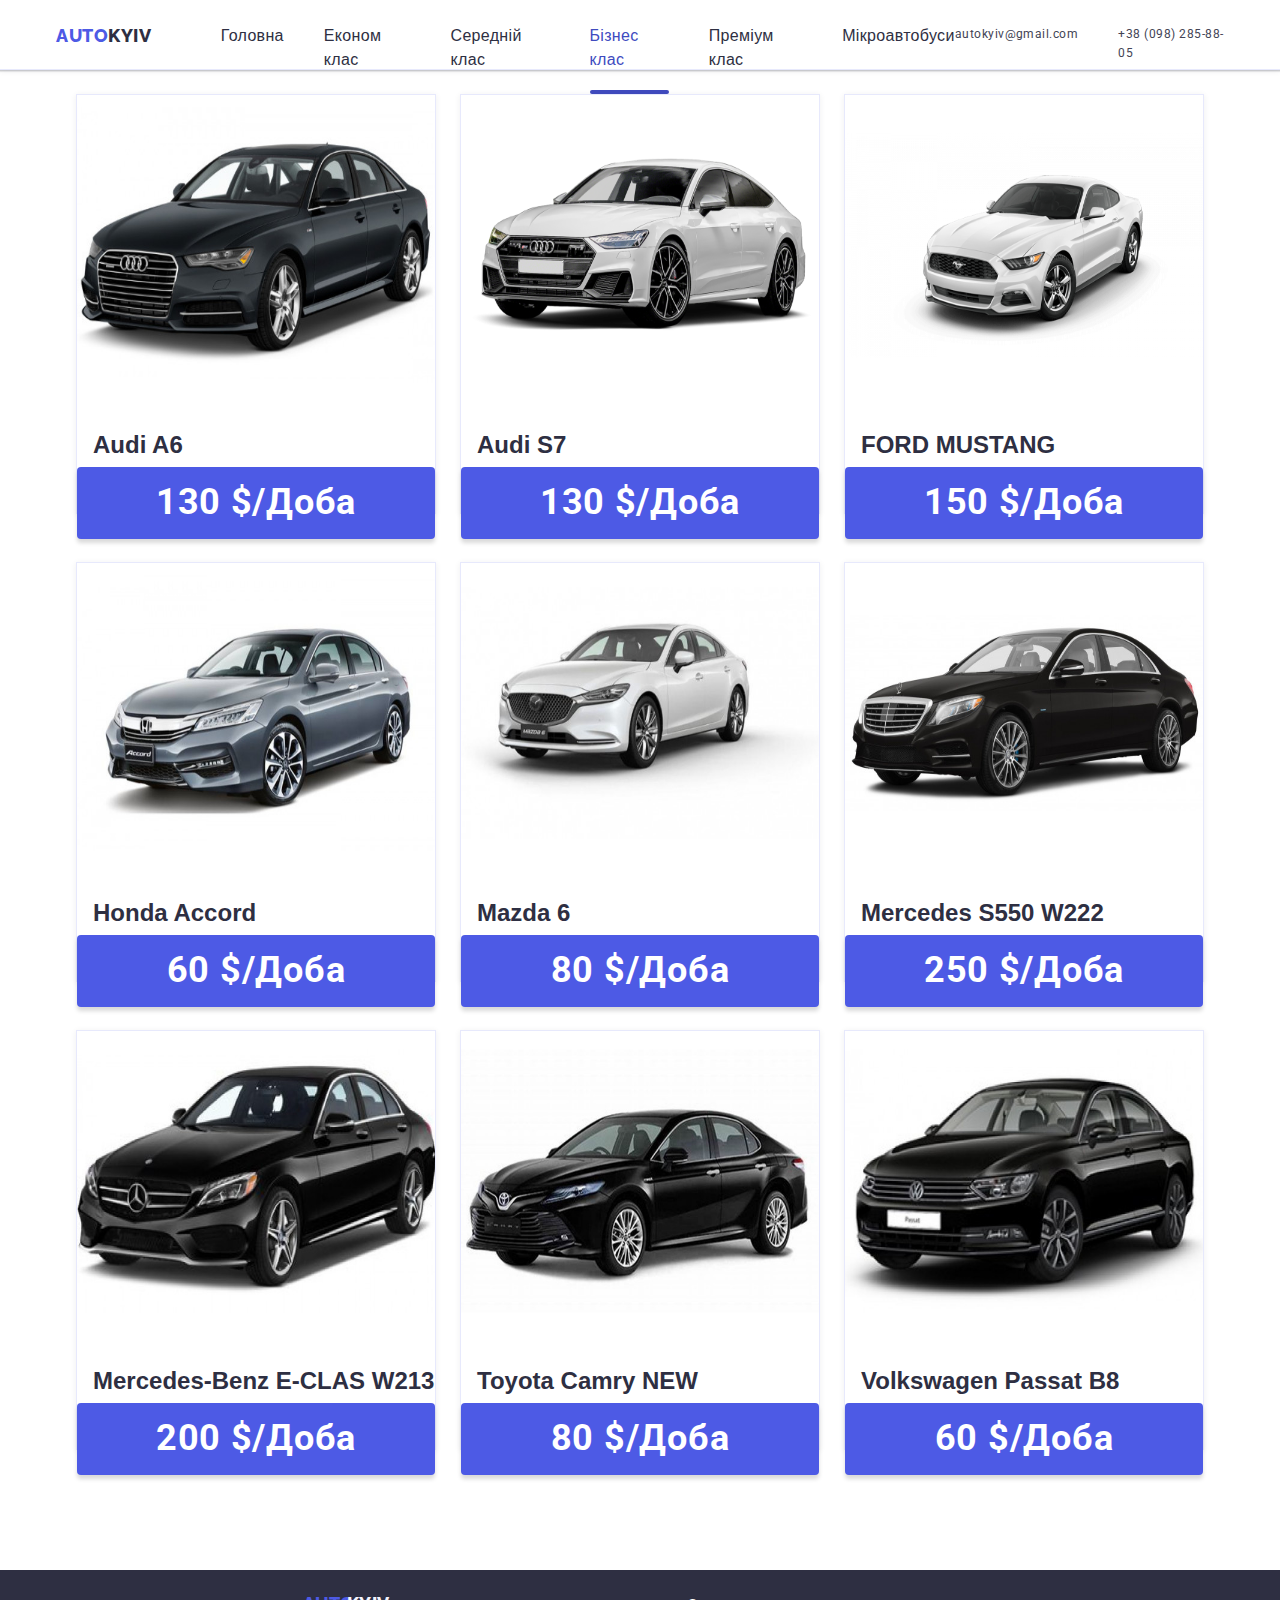
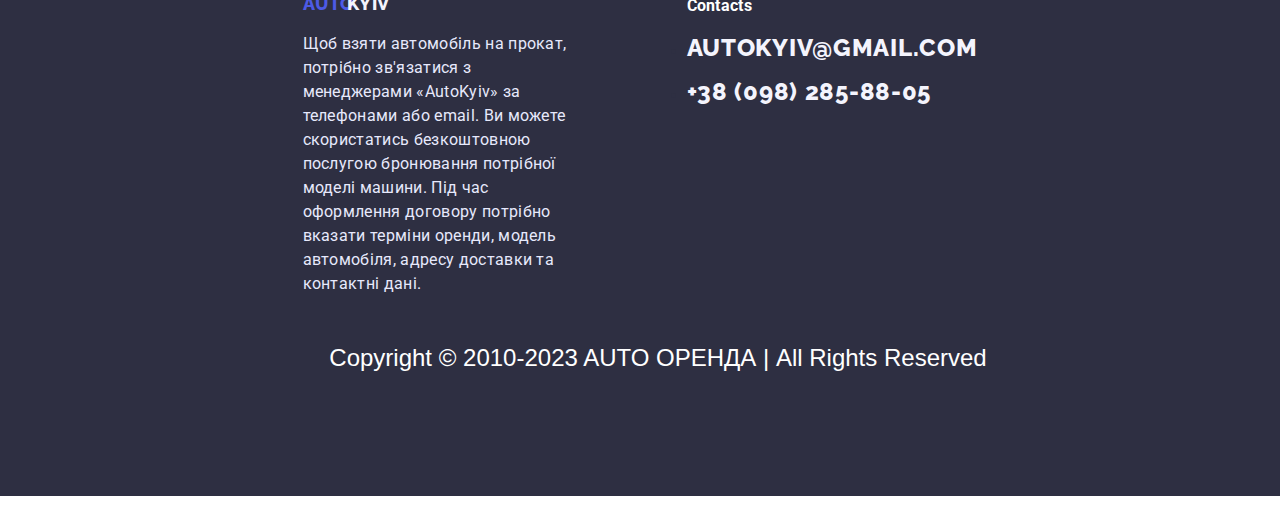
<file: business.html>
<!DOCTYPE html>
<html lang="en">
  <head>
    <meta charset="UTF-8" />
    <meta http-equiv="X-UA-Compatible" content="IE=edge" />
    <meta name="viewport" content="width=device-width, initial-scale=1.0" />
    <title>Document</title>
    <link rel="stylesheet" href="./css/styles.css" />
    <link rel="preconnect" href="https://fonts.googleapis.com" />
    <link rel="preconnect" href="https://fonts.gstatic.com" crossorigin />
    <link
      href="https://fonts.googleapis.com/css2?family=Raleway:wght@800&family=Roboto:wght@400;500;700&display=swap"
      rel="stylesheet"
    />
  </head>
  <body>
    <header class="container">
      <div class="ppp">
        <nav class="header-navigation">
          <a class="logo link" href="./index.html"
            ><div class="logo-firstpart">Auto</div>
            <div class="logo-secondpart">Kyiv</div></a
          >

          <ul class="menu">
            <li>
              <a class="menu-item link" href="./index.html">Головна</a>
            </li>
            <li>
              <a class="menu-item link" href="./econom.html">Економ клас</a>
            </li>
            <li>
              <a class="menu-item link" href="./midle.html">Середній клас</a>
            </li>
            <li>
              <a class="menu-item link active" href="./business.html"
                >Бізнес клас</a
              >
            </li>
            <li>
              <a class="menu-item link" href="./premium.html">Преміум клас</a>
            </li>
            <li>
              <a class="menu-item link" href="./bus.html">Мікроавтобуси</a>
            </li>
          </ul>
          <button class="open-menu" type="button" data-menu-open>
            <svg class="burger-icon" width="32" height="22">
              <use href="./images/icons.svg#icon-menu"></use>
            </svg>
          </button>
        </nav>
        <address>
          <ul class="contacts">
            <li class="contacts-item-height">
              <a class="contacts-item link" href="mailto:autokyiv@gmail.com"
                >autokyiv@gmail.com</a
              >
            </li>
            <li class="contacts-item-height">
              <a class="contacts-item link" href="tel:+380982858805"
                >+38 (098) 285-88-05</a
              >
            </li>
          </ul>
        </address>
      </div>
    </header>

    <main>
      <section class="container">
        <ul class="main-general-list">
          <li class="main-list-item second-item-portfolio">
            <div class="main-overlay-image">
              <img
                src="./images/business/audi-a6.jpg"
                alt="car"
                width="360"
                height="300"
              />
              <div class="main-list-overlay">
                <p class="car-option">Клас авто: Бізнес клас; Преміум</p>
                <p class="car-option">Кондиціонер: +</p>
                <p class="car-option">Об'єм двигуна: 2.0</p>
                <p class="car-option">Тип палива: Бензин</p>
                <p class="car-option">Кількість місць: 4</p>
                <p class="car-option">Витрати палива: 11.0 л</p>
                <p class="car-option">Тип КПП: AT</p>
              </div>
            </div>
            <h3 class="card-name">Audi A6</h3>
            <p class="card-text">130 $/доба</p>
          </li>
          <li class="main-list-item second-item-portfolio">
            <div class="main-overlay-image">
              <img
                src="./images/business/audis7.jpg"
                alt="car"
                width="360"
                height="300"
              />
              <div class="main-list-overlay">
                <p class="car-option">Клас авто: Бізнес клас</p>
                <p class="car-option">Кондиціонер: +</p>
                <p class="car-option">Об'єм двигуна: 3.0</p>
                <p class="car-option">Тип палива: Бензин</p>
                <p class="car-option">Кількість місць: 5</p>
                <p class="car-option">Витрати палива: 16.0 л</p>
                <p class="car-option">Тип КПП: AT</p>
              </div>
            </div>
            <h3 class="card-name">Audi S7</h3>
            <p class="card-text">130 $/доба</p>
          </li>
          <li class="main-list-item third-item-portfolio">
            <div class="main-overlay-image">
              <img
                src="./images/business/fordmustang.jpg"
                alt="car"
                width="360"
                height="300"
              />
              <div class="main-list-overlay">
                <p class="car-option">Клас авто: Бізнес клас</p>
                <p class="car-option">Кондиціонер: +</p>
                <p class="car-option">Об'єм двигуна: 2.3</p>
                <p class="car-option">Тип палива: Бензин</p>
                <p class="car-option">Кількість місць: 2</p>
                <p class="car-option">Витрати палива: 12.0 л</p>
                <p class="car-option">Тип КПП: AT</p>
              </div>
            </div>
            <h3 class="card-name">FORD MUSTANG</h3>
            <p class="card-text">150 $/доба</p>
          </li>

          <li class="main-list-item first-item-portfolio">
            <div class="main-overlay-image">
              <img
                src="./images/business/hondaaccord.jpg"
                alt="car"
                width="360"
                height="300"
              />
              <div class="main-list-overlay">
                <p class="car-option">Клас авто: Бізнес клас</p>
                <p class="car-option">Кондиціонер: +</p>
                <p class="car-option">Об'єм двигуна: 2.0</p>
                <p class="car-option">Тип палива: Бензин</p>
                <p class="car-option">Кількість місць: 4</p>
                <p class="car-option">Витрати палива: 10.0 л</p>
                <p class="car-option">Тип КПП: AT</p>
              </div>
            </div>
            <h3 class="card-name">Honda Accord</h3>
            <p class="card-text">60 $/доба</p>
          </li>
          <li class="main-list-item second-item-portfolio">
            <div class="main-overlay-image">
              <img
                src="./images/business/mazda6.jpg"
                alt="car"
                width="360"
                height="300"
              />
              <div class="main-list-overlay">
                <p class="car-option">Клас авто: Бізнес клас</p>
                <p class="car-option">Кондиціонер: +</p>
                <p class="car-option">Об'єм двигуна: 2.5</p>
                <p class="car-option">Тип палива: Бензин</p>
                <p class="car-option">Кількість місць: 5</p>
                <p class="car-option">Витрати палива: 10.0 л</p>
                <p class="car-option">Тип КПП: AT</p>
              </div>
            </div>
            <h3 class="card-name">Mazda 6</h3>
            <p class="card-text">80 $/доба</p>
          </li>
          <li class="main-list-item third-item-portfolio">
            <div class="main-overlay-image">
              <img
                src="./images/business/s550.jpg"
                alt="car"
                width="360"
                height="300"
              />
              <div class="main-list-overlay">
                <p class="car-option">Клас авто: Бізнес клас; Преміум</p>
                <p class="car-option">Кондиціонер: +</p>
                <p class="car-option">Об'єм двигуна: 5.5</p>
                <p class="car-option">Тип палива: Бензин</p>
                <p class="car-option">Кількість місць: 5</p>
                <p class="car-option">Витрати палива: 12.0 л</p>
                <p class="car-option">Тип КПП: AT</p>
              </div>
            </div>
            <h3 class="card-name">Mercedes S550 W222</h3>
            <p class="card-text">250 $/доба</p>
          </li>

          <li class="main-list-item first-item-portfolio">
            <div class="main-overlay-image">
              <img
                src="./images/business/mercedesc3004matic.jpg"
                alt="car"
                width="360"
                height="300"
              />
              <div class="main-list-overlay">
                <p class="car-option">Клас авто: Бізнес клас; Преміум</p>
                <p class="car-option">Кондиціонер: +</p>
                <p class="car-option">Об'єм двигуна: 2.2TD</p>
                <p class="car-option">Тип палива: Дизель</p>
                <p class="car-option">Кількість місць: 4</p>
                <p class="car-option">Витрати палива: 6.0 л</p>
                <p class="car-option">Тип КПП: AT</p>
              </div>
            </div>
            <h3 class="card-name">Mercedes-Benz E-CLAS W213</h3>
            <p class="card-text">200 $/доба</p>
          </li>
          <li class="main-list-item second-item-portfolio">
            <div class="main-overlay-image">
              <img
                src="./images/business/toyotacamrynew.jpg"
                alt="car"
                width="360"
                height="300"
              />
              <div class="main-list-overlay">
                <p class="car-option">Клас авто: Бізнес клас</p>
                <p class="car-option">Кондиціонер: +</p>
                <p class="car-option">Об'єм двигуна: 2.5</p>
                <p class="car-option">Тип палива: Гібрид</p>
                <p class="car-option">Кількість місць: 5</p>
                <p class="car-option">Витрати палива: 8.0 л</p>
                <p class="car-option">Тип КПП: AT</p>
              </div>
            </div>
            <h3 class="card-name">Toyota Camry NEW</h3>
            <p class="card-text">80 $/доба</p>
          </li>
          <li class="main-list-item third-item-portfolio">
            <div class="main-overlay-image">
              <img
                src="./images/business/volkswagenpassatb8.jpg"
                alt="car"
                width="360"
                height="300"
              />
              <div class="main-list-overlay">
                <p class="car-option">Клас авто: Бізнес клас</p>
                <p class="car-option">Кондиціонер: +</p>
                <p class="car-option">Об'єм двигуна: 1.8</p>
                <p class="car-option">Тип палива: Бензин</p>
                <p class="car-option">Кількість місць: 5</p>
                <p class="car-option">Витрати палива: 9.0 л</p>
                <p class="car-option">Тип КПП: AT</p>
              </div>
            </div>
            <h3 class="card-name">Volkswagen Passat B8</h3>
            <p class="card-text">60 $/доба</p>
          </li>
        </ul>
      </section>
    </main>
    <footer class="container">
      <div class="footer-part-general">
        <a class="footer-logo link" href="./index.html"
          ><div class="footer-logo-firstpart">Auto</div>
          <div class="footer-logo-secondpart">Kyiv</div></a
        >
        <p class="footer-text">
          Щоб взяти автомобіль на прокат, потрібно зв'язатися з менеджерами
          «AutoKyiv» за телефонами або email. Ви можете скористатись
          безкоштовною послугою бронювання потрібної моделі машини. Під час
          оформлення договору потрібно вказати терміни оренди, модель
          автомобіля, адресу доставки та контактні дані.
        </p>
      </div>
      
      <div class="footer-part-subscribe">
        <h4 class="footer-subscribe-text">Contacts</h4>
        <ul class="footer-ul">
          <li class="">
            <a
              class="footer-contacts-item link"
              href="mailto:autokyiv@gmail.com"
              >autokyiv@gmail.com</a
            >
          </li>
          <li class="">
            <a class="footer-contacts-item link" href="tel:+380982858805"
              >+38 (098) 285-88-05</a
            >
          </li>
        </ul>
      </div>
      <p class="footer-years">
        Copyright © 2010-2023 AUTO ОРЕНДА | All Rights Reserved
      </p>
    </footer>
    <div class="menu-container is-hidden container" data-menu>
      <div class="modal-menu">
        <button type="button" class="modal-close" data-menu-close>
          <svg class="modal-close-item" width="8" height="8">
            <use href="./images/icons.svg#icon-close"></use>
          </svg>
        </button>
        <ul class="modal-menu-list">
          <li>
            <a class="modal-menu-item link" href="./index.html">Головна</a>
          </li>
          <li>
            <a class="modal-menu-item link" href="./econom.html">Економ клас</a>
          </li>
          <li>
            <a class="modal-menu-item link" href="./midle.html"
              >Середній клас</a
            >
          </li>
          <li>
            <a class="modal-menu-item link active-modal" href="./business.html"
              >Бізнес клас</a
            >
          </li>
          <li>
            <a class="modal-menu-item link" href="./premium.html"
              >Преміум клас</a
            >
          </li>
          <li>
            <a class="modal-menu-item link" href="./bus.html">Мікроавтобуси</a>
          </li>
        </ul>
        <address>
          <ul class="modal-contacts-list">
            <li class="modal-item-tel">
              <a class="modal-contacts-tel link" href="tel:+380982858805"
                >+38 (098) 285-88-05</a
              >
            </li>
            <li>
              <a
                class="modal-contacts-mail link"
                href="mailto:autokyiv@gmail.com"
                >autokyiv@gmail.com</a
              >
            </li>
          </ul>
        </address>
       
      </div>
    </div>
    <script src="./js/menu.js"></script>
  </body>
</html>
</file>
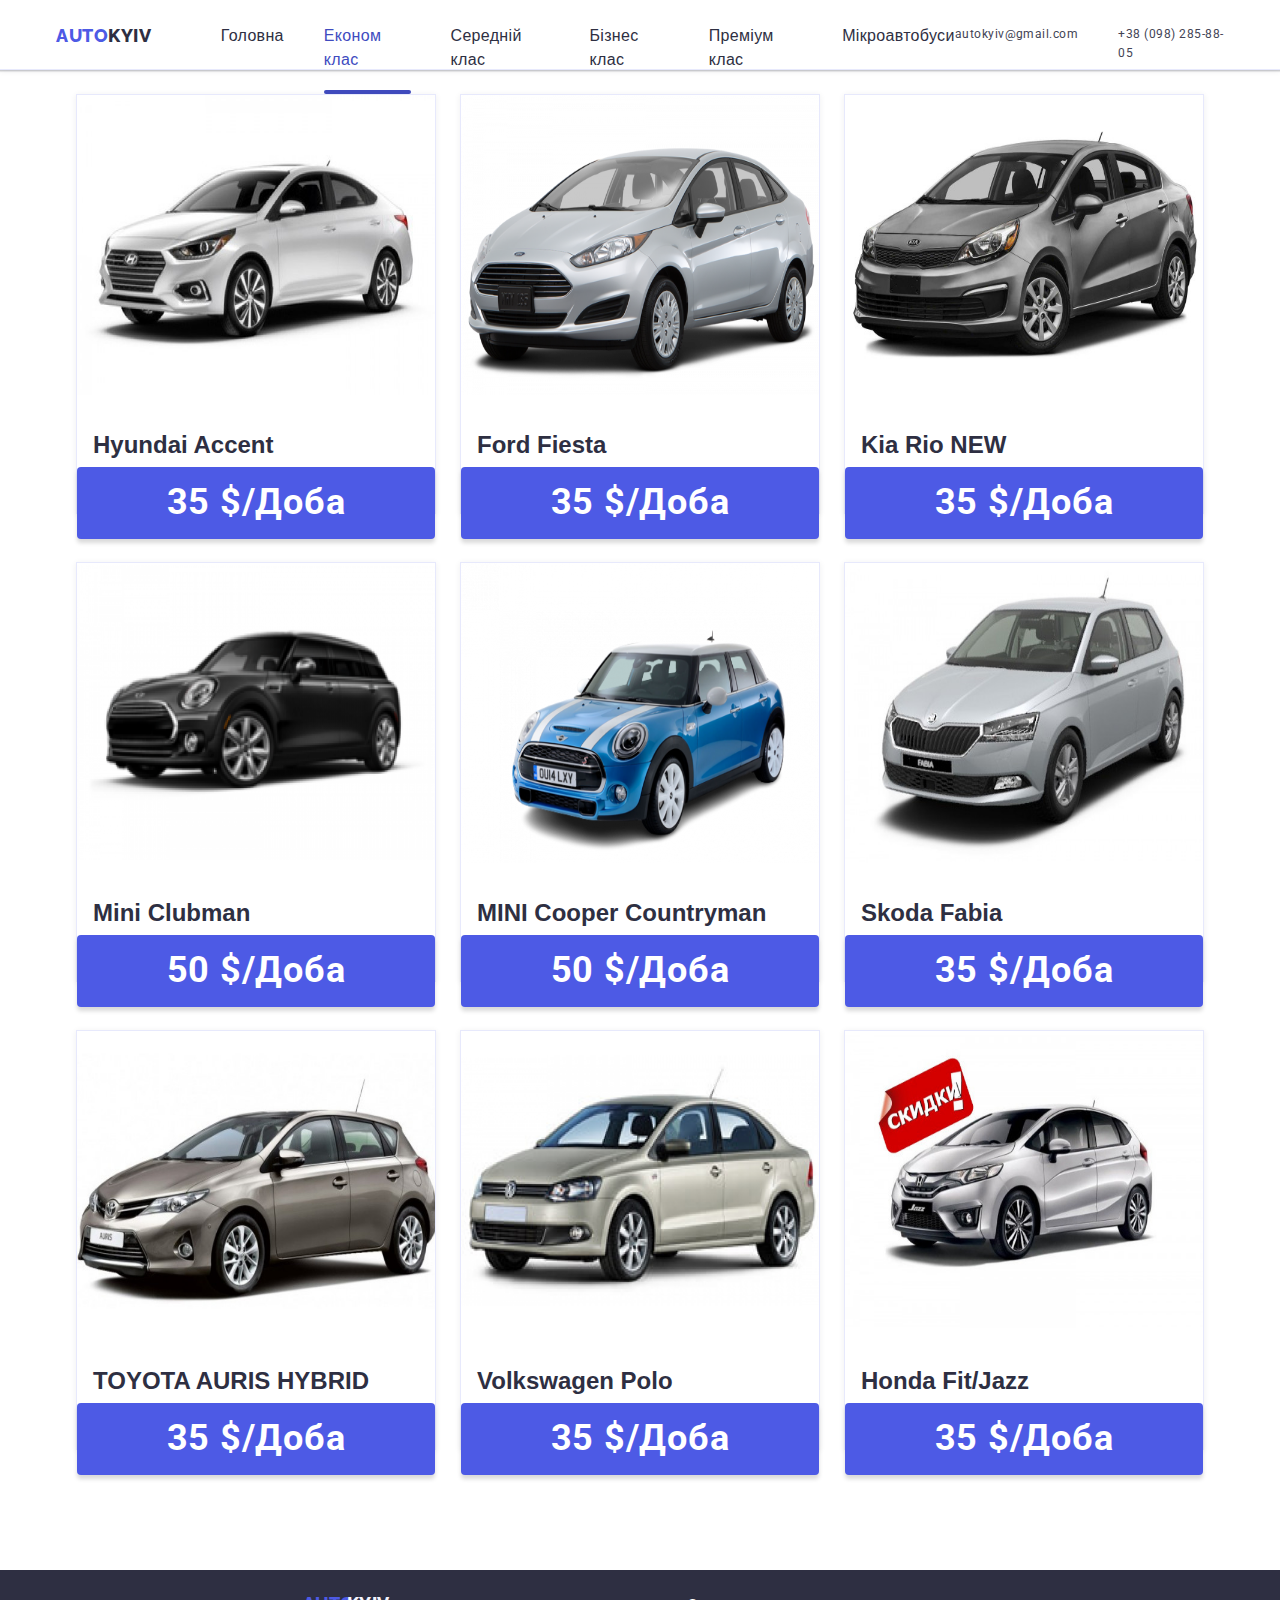
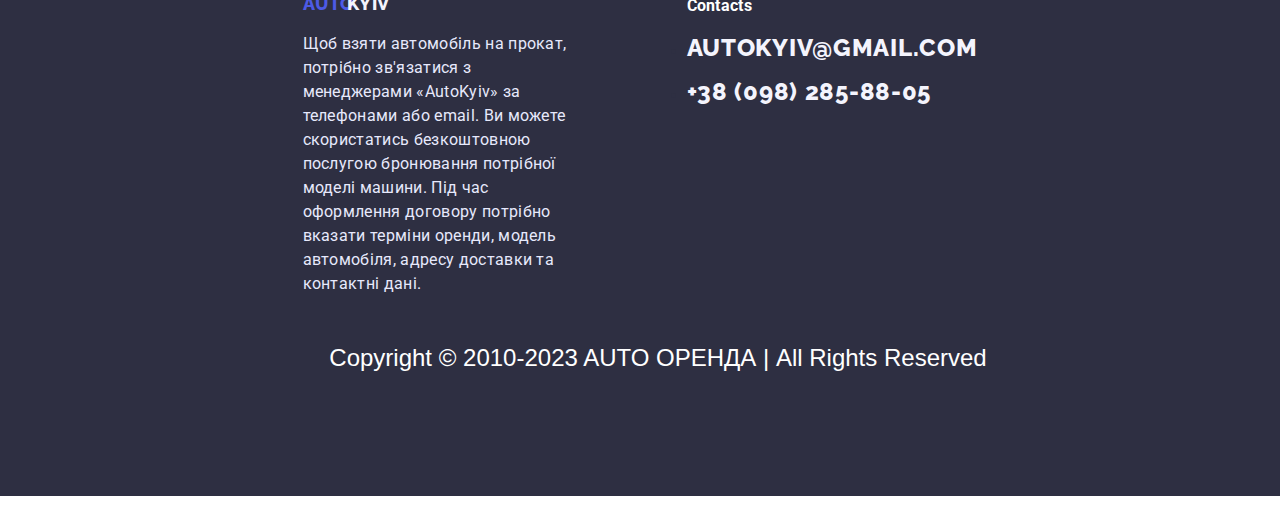
<file: econom.html>
<!DOCTYPE html>
<html lang="en">
  <head>
    <meta charset="UTF-8" />
    <meta http-equiv="X-UA-Compatible" content="IE=edge" />
    <meta name="viewport" content="width=device-width, initial-scale=1.0" />
    <title>Document</title>
    <link rel="stylesheet" href="./css/styles.css" />
    <link rel="preconnect" href="https://fonts.googleapis.com" />
    <link rel="preconnect" href="https://fonts.gstatic.com" crossorigin />
    <link
      href="https://fonts.googleapis.com/css2?family=Raleway:wght@800&family=Roboto:wght@400;500;700&display=swap"
      rel="stylesheet"
    />
  </head>
  <body>
    <header class="container">
      <div class="ppp">
        <nav class="header-navigation">
          <a class="logo link" href="./index.html"
            ><div class="logo-firstpart">Auto</div>
            <div class="logo-secondpart">Kyiv</div></a
          >

          <ul class="menu">
            <li>
              <a class="menu-item link" href="./index.html">Головна</a>
            </li>
            <li>
              <a class="menu-item link active" href="./econom.html"
                >Економ клас</a
              >
            </li>
            <li>
              <a class="menu-item link" href="./midle.html">Середній клас</a>
            </li>
            <li>
              <a class="menu-item link" href="./business.html">Бізнес клас</a>
            </li>
            <li>
              <a class="menu-item link" href="./premium.html">Преміум клас</a>
            </li>
            <li>
              <a class="menu-item link" href="./bus.html">Мікроавтобуси</a>
            </li>
          </ul>
          <button class="open-menu" type="button" data-menu-open>
            <svg class="burger-icon" width="32" height="22">
              <use href="./images/icons.svg#icon-menu"></use>
            </svg>
          </button>
        </nav>
        <address>
          <ul class="contacts">
            <li class="contacts-item-height">
              <a class="contacts-item link" href="mailto:autokyiv@gmail.com"
                >autokyiv@gmail.com</a
              >
            </li>
            <li class="contacts-item-height">
              <a class="contacts-item link" href="tel:+380982858805"
                >+38 (098) 285-88-05</a
              >
            </li>
          </ul>
        </address>
      </div>
    </header>

    <main>
      <section class="container">
        <ul class="main-general-list">
          <li class="main-list-item first-item-portfolio">
            <div class="main-overlay-image">
              <img
                src="./images/econom/hyundaiaccent.jpg"
                alt="car"
                width="360"
                height="300"
              />
              <div class="main-list-overlay">
                <p class="car-option">Клас авто: Економ клас</p>
                <p class="car-option">Кондиціонер: +</p>
                <p class="car-option">Об'єм двигуна: 1.6</p>
                <p class="car-option">Тип палива: Бензин</p>
                <p class="car-option">Кількість місць: 5</p>
                <p class="car-option">Витрати палива: 6.0 л</p>
                <p class="car-option">Тип КПП: AT</p>
              </div>
            </div>
            <h3 class="card-name">Hyundai Accent</h3>
            <p class="card-text">35 $/доба</p>
          </li>
          <li class="main-list-item second-item-portfolio">
            <div class="main-overlay-image">
              <img
                src="./images/econom/ford-fiesta.jpg"
                alt="car"
                width="360"
                height="300"
              />
              <div class="main-list-overlay">
                <p class="car-option">Клас авто: Економ клас</p>
                <p class="car-option">Кондиціонер: +</p>
                <p class="car-option">Об'єм двигуна: 1.4</p>
                <p class="car-option">Тип палива: Бензин</p>
                <p class="car-option">Кількість місць: 4</p>
                <p class="car-option">Витрати палива: 7.0 л</p>
                <p class="car-option">Тип КПП: AT</p>
              </div>
            </div>
            <h3 class="card-name">Ford Fiesta</h3>
            <p class="card-text">35 $/доба</p>
          </li>
          <li class="main-list-item third-item-portfolio">
            <div class="main-overlay-image">
              <img
                src="./images/econom/kiarionew.jpg"
                alt="car"
                width="360"
                height="300"
              />
              <div class="main-list-overlay">
                <p class="car-option">Клас авто: Економ клас</p>
                <p class="car-option">Кондиціонер: +</p>
                <p class="car-option">Об'єм двигуна: 1.6</p>
                <p class="car-option">Тип палива: Бензин</p>
                <p class="car-option">Кількість місць: 4</p>
                <p class="car-option">Витрати палива: 7.0 л</p>
                <p class="car-option">Тип КПП: AT</p>
              </div>
            </div>
            <h3 class="card-name">Kia Rio NEW</h3>
            <p class="card-text">35 $/доба</p>
          </li>

          <li class="main-list-item first-item-portfolio">
            <div class="main-overlay-image">
              <img
                src="./images/econom/mini-clubman.jpg"
                alt="car"
                width="360"
                height="300"
              />
              <div class="main-list-overlay">
                <p class="car-option">Клас авто: Економ клас</p>
                <p class="car-option">Кондиціонер: +</p>
                <p class="car-option">Об'єм двигуна: 1.5</p>
                <p class="car-option">Тип палива: Бензин</p>
                <p class="car-option">Кількість місць: 4</p>
                <p class="car-option">Витрати палива: 7.0 л</p>
                <p class="car-option">Тип КПП: AT</p>
              </div>
            </div>
            <h3 class="card-name">Mini Clubman</h3>
            <p class="card-text">50 $/доба</p>
          </li>
          <li class="main-list-item second-item-portfolio">
            <div class="main-overlay-image">
              <img
                src="./images/econom/mini-couper.jpg"
                alt="car"
                width="360"
                height="300"
              />
              <div class="main-list-overlay">
                <p class="car-option">Клас авто: Економ клас</p>
                <p class="car-option">Кондиціонер: +</p>
                <p class="car-option">Об'єм двигуна: 1.5</p>
                <p class="car-option">Тип палива: Бензин</p>
                <p class="car-option">Кількість місць: 4</p>
                <p class="car-option">Витрати палива: 7.0 л</p>
                <p class="car-option">Тип КПП: AT</p>
              </div>
            </div>
            <h3 class="card-name">MINI Cooper Countryman</h3>
            <p class="card-text">50 $/доба</p>
          </li>
          <li class="main-list-item third-item-portfolio">
            <div class="main-overlay-image">
              <img
                src="./images/econom/skodafabia.jpg"
                alt="car"
                width="360"
                height="300"
              />
              <div class="main-list-overlay">
                <p class="car-option">Клас авто: Економ клас</p>
                <p class="car-option">Кондиціонер: +</p>
                <p class="car-option">Об'єм двигуна: 1.4</p>
                <p class="car-option">Тип палива: Бензин</p>
                <p class="car-option">Кількість місць: 4</p>
                <p class="car-option">Витрати палива: 5.0 л</p>
                <p class="car-option">Тип КПП: МТ</p>
              </div>
            </div>
            <h3 class="card-name">Skoda Fabia</h3>
            <p class="card-text">35 $/доба</p>
          </li>

          <li class="main-list-item first-item-portfolio">
            <div class="main-overlay-image">
              <img
                src="./images/econom/toyotaaurishybrid.jpg"
                alt="car"
                width="360"
                height="300"
              />
              <div class="main-list-overlay">
                <p class="car-option">Клас авто: Економ клас</p>
                <p class="car-option">Кондиціонер: +</p>
                <p class="car-option">Об'єм двигуна: 1.5</p>
                <p class="car-option">Тип палива: Гібрид</p>
                <p class="car-option">Кількість місць: 4</p>
                <p class="car-option">Витрати палива: 5.0 л</p>
                <p class="car-option">Тип КПП: AT</p>
              </div>
            </div>
            <h3 class="card-name">TOYOTA AURIS HYBRID</h3>
            <p class="card-text">35 $/доба</p>
          </li>
          <li class="main-list-item second-item-portfolio">
            <div class="main-overlay-image">
              <img
                src="./images/econom/volkswagenpolo.jpg"
                alt="car"
                width="360"
                height="300"
              />
              <div class="main-list-overlay">
                <p class="car-option">Клас авто: Економ клас</p>
                <p class="car-option">Кондиціонер: +</p>
                <p class="car-option">Об'єм двигуна: 1.6</p>
                <p class="car-option">Тип палива: Бензин</p>
                <p class="car-option">Кількість місць: 4</p>
                <p class="car-option">Витрати палива: 7.0 л</p>
                <p class="car-option">Тип КПП: AT</p>
              </div>
            </div>
            <h3 class="card-name">Volkswagen Polo</h3>
            <p class="card-text">35 $/доба</p>
          </li>
          <li class="main-list-item third-item-portfolio">
            <div class="main-overlay-image">
              <img
                src="./images/econom/hondafit-jazz.jpg"
                alt="car"
                width="360"
                height="300"
              />
              <div class="main-list-overlay">
                <p class="car-option">Клас авто: Економ клас</p>
                <p class="car-option">Кондиціонер: +</p>
                <p class="car-option">Об'єм двигуна: 1.5</p>
                <p class="car-option">Тип палива: Бензин</p>
                <p class="car-option">Кількість місць: 5</p>
                <p class="car-option">Витрати палива: 6.0 л</p>
                <p class="car-option">Тип КПП: AT</p>
              </div>
            </div>
            <h3 class="card-name">Honda Fit/Jazz</h3>
            <p class="card-text">35 $/доба</p>
          </li>
        </ul>
      </section>
    </main>
    <footer class="container">
      <div class="footer-part-general">
        <a class="footer-logo link" href="./index.html"
          ><div class="footer-logo-firstpart">Auto</div>
          <div class="footer-logo-secondpart">Kyiv</div></a
        >
        <p class="footer-text">
          Щоб взяти автомобіль на прокат, потрібно зв'язатися з менеджерами
          «AutoKyiv» за телефонами або email. Ви можете скористатись
          безкоштовною послугою бронювання потрібної моделі машини. Під час
          оформлення договору потрібно вказати терміни оренди, модель
          автомобіля, адресу доставки та контактні дані.
        </p>
      </div>
      
      <div class="footer-part-subscribe">
        <h4 class="footer-subscribe-text">Contacts</h4>
        <ul class="footer-ul">
          <li class="">
            <a
              class="footer-contacts-item link"
              href="mailto:autokyiv@gmail.com"
              >autokyiv@gmail.com</a
            >
          </li>
          <li class="">
            <a class="footer-contacts-item link" href="tel:+380982858805"
              >+38 (098) 285-88-05</a
            >
          </li>
        </ul>
      </div>
      <p class="footer-years">
        Copyright © 2010-2023 AUTO ОРЕНДА | All Rights Reserved
      </p>
    </footer>
    <div class="menu-container is-hidden container" data-menu>
      <div class="modal-menu">
        <button type="button" class="modal-close" data-menu-close>
          <svg class="modal-close-item" width="8" height="8">
            <use href="./images/icons.svg#icon-close"></use>
          </svg>
        </button>
        <ul class="modal-menu-list">
          <li>
            <a class="modal-menu-item link" href="./index.html">Головна</a>
          </li>
          <li>
            <a class="modal-menu-item link active-modal" href="./econom.html"
              >Економ клас</a
            >
          </li>
          <li>
            <a class="modal-menu-item link" href="./midle.html"
              >Середній клас</a
            >
          </li>
          <li>
            <a class="modal-menu-item link" href="./business.html"
              >Бізнес клас</a
            >
          </li>
          <li>
            <a class="modal-menu-item link" href="./premium.html"
              >Преміум клас</a
            >
          </li>
          <li>
            <a class="modal-menu-item link" href="./bus.html">Мікроавтобуси</a>
          </li>
        </ul>
        <address>
          <ul class="modal-contacts-list">
            <li class="modal-item-tel">
              <a class="modal-contacts-tel link" href="tel:+380982858805"
                >+38 (098) 285-88-05</a
              >
            </li>
            <li>
              <a
                class="modal-contacts-mail link"
                href="mailto:autokyiv@gmail.com"
                >autokyiv@gmail.com</a
              >
            </li>
          </ul>
        </address>
        
      </div>
    </div>
    <script src="./js/menu.js"></script>
  </body>
</html>
</file>
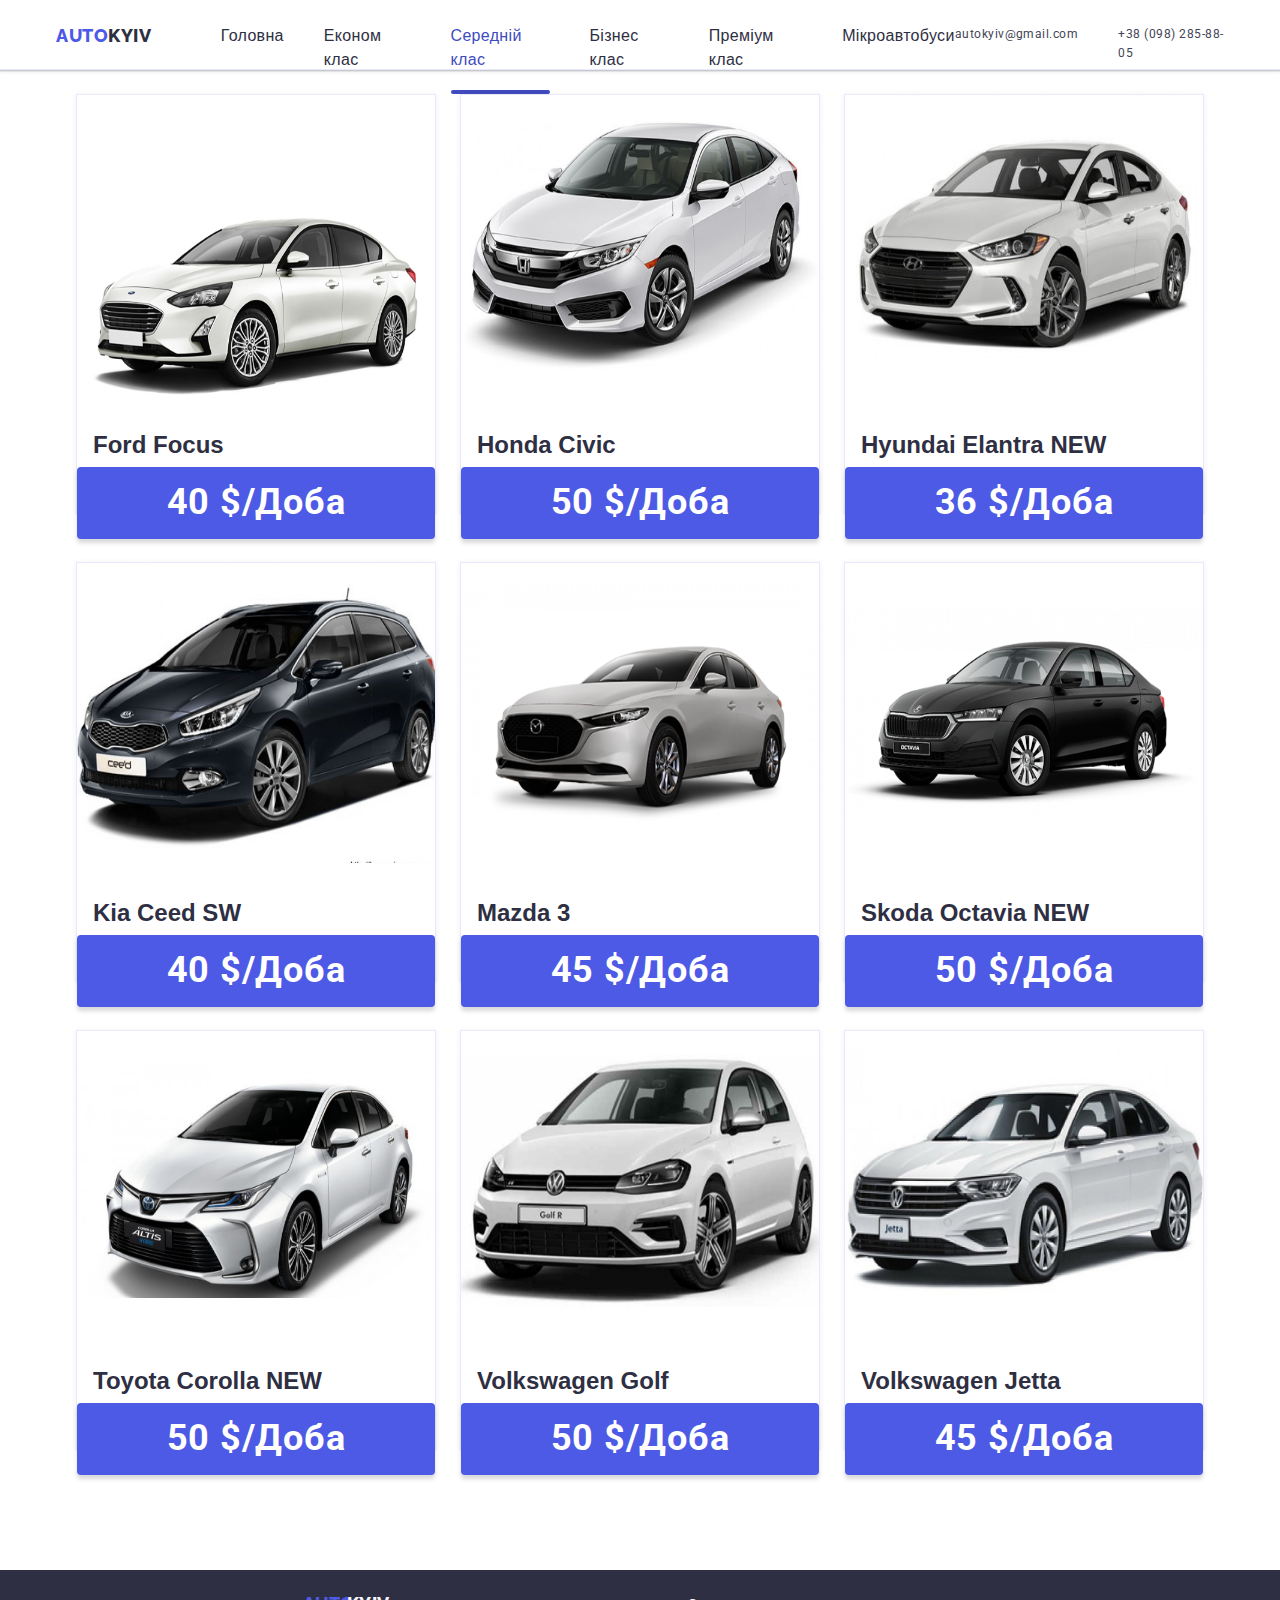
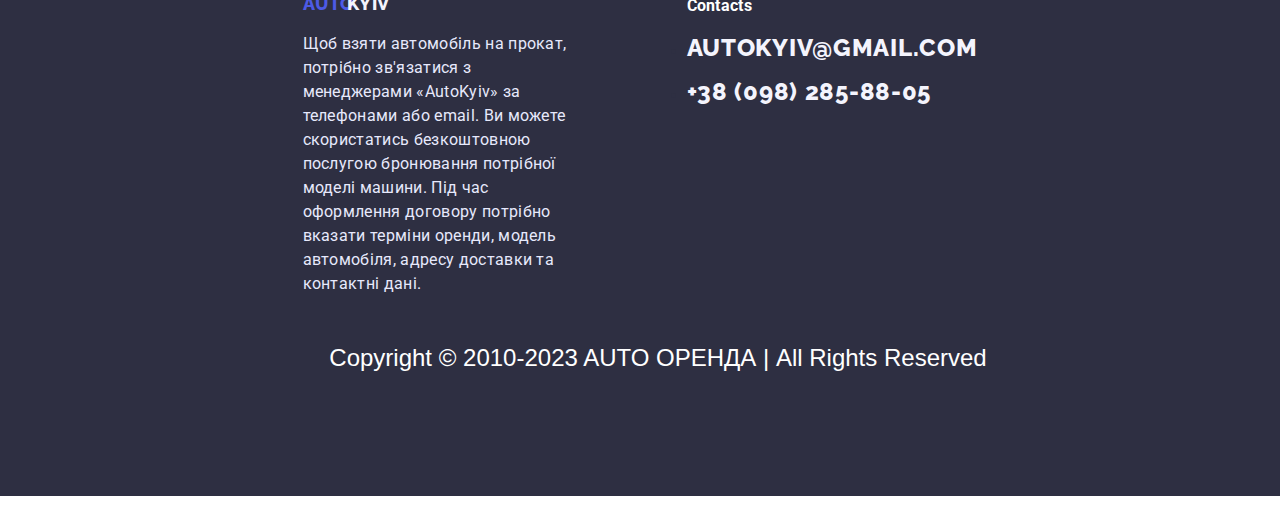
<file: midle.html>
<!DOCTYPE html>
<html lang="en">
  <head>
    <meta charset="UTF-8" />
    <meta http-equiv="X-UA-Compatible" content="IE=edge" />
    <meta name="viewport" content="width=device-width, initial-scale=1.0" />
    <title>Document</title>
    <link rel="stylesheet" href="./css/styles.css" />
    <link rel="preconnect" href="https://fonts.googleapis.com" />
    <link rel="preconnect" href="https://fonts.gstatic.com" crossorigin />
    <link
      href="https://fonts.googleapis.com/css2?family=Raleway:wght@800&family=Roboto:wght@400;500;700&display=swap"
      rel="stylesheet"
    />
  </head>
  <body>
    <header class="container">
      <div class="ppp">
        <nav class="header-navigation">
          <a class="logo link" href="./index.html"
            ><div class="logo-firstpart">Auto</div>
            <div class="logo-secondpart">Kyiv</div></a
          >

          <ul class="menu">
            <li>
              <a class="menu-item link" href="./index.html">Головна</a>
            </li>
            <li>
              <a class="menu-item link" href="./econom.html">Економ клас</a>
            </li>
            <li>
              <a class="menu-item link active" href="./midle.html"
                >Середній клас</a
              >
            </li>
            <li>
              <a class="menu-item link" href="./business.html">Бізнес клас</a>
            </li>
            <li>
              <a class="menu-item link" href="./premium.html">Преміум клас</a>
            </li>
            <li>
              <a class="menu-item link" href="./bus.html">Мікроавтобуси</a>
            </li>
          </ul>
          <button class="open-menu" type="button" data-menu-open>
            <svg class="burger-icon" width="32" height="22">
              <use href="./images/icons.svg#icon-menu"></use>
            </svg>
          </button>
        </nav>
        <address>
          <ul class="contacts">
            <li class="contacts-item-height">
              <a class="contacts-item link" href="mailto:autokyiv@gmail.com"
                >autokyiv@gmail.com</a
              >
            </li>
            <li class="contacts-item-height">
              <a class="contacts-item link" href="tel:+380982858805"
                >+38 (098) 285-88-05</a
              >
            </li>
          </ul>
        </address>
      </div>
    </header>

    <main>
      <section class="container">
        <ul class="main-general-list">
          <li class="main-list-item first-item-portfolio">
            <div class="main-overlay-image">
              <img
                src="./images/midle/fordfocus.jpg"
                alt="car"
                width="360"
                height="300"
              />
              <div class="main-list-overlay">
                <p class="car-option">Клас авто: Середній клас</p>
                <p class="car-option">Кондиціонер: +</p>
                <p class="car-option">Об'єм двигуна: 2.0</p>
                <p class="car-option">Тип палива: Бензин</p>
                <p class="car-option">Кількість місць: 4</p>
                <p class="car-option">Витрати палива: 8.0 л</p>
                <p class="car-option">Тип КПП: AT</p>
              </div>
            </div>
            <h3 class="card-name">Ford Focus</h3>
            <p class="card-text">40 $/доба</p>
          </li>
          <li class="main-list-item second-item-portfolio">
            <div class="main-overlay-image">
              <img
                src="./images/midle/hondacivic.jpg"
                alt="car"
                width="360"
                height="300"
              />
              <div class="main-list-overlay">
                <p class="car-option">Клас авто: Середній клас</p>
                <p class="car-option">Кондиціонер: +</p>
                <p class="car-option">Об'єм двигуна: 2.0</p>
                <p class="car-option">Тип палива: Бензин</p>
                <p class="car-option">Кількість місць: 4</p>
                <p class="car-option">Витрати палива: 8.0 л</p>
                <p class="car-option">Тип КПП: AT</p>
              </div>
            </div>
            <h3 class="card-name">Honda Civic</h3>
            <p class="card-text">50 $/доба</p>
          </li>
          <li class="main-list-item third-item-portfolio">
            <div class="main-overlay-image">
              <img
                src="./images/midle/hyundai-elantra.jpg"
                alt="car"
                width="360"
                height="300"
              />
              <div class="main-list-overlay">
                <p class="car-option">Клас авто: Середній клас</p>
                <p class="car-option">Кондиціонер: +</p>
                <p class="car-option">Об'єм двигуна: 1.6</p>
                <p class="car-option">Тип палива: Бензин</p>
                <p class="car-option">Кількість місць: 5</p>
                <p class="car-option">Витрати палива: 7.0 л</p>
                <p class="car-option">Тип КПП: AT</p>
              </div>
            </div>
            <h3 class="card-name">Hyundai Elantra NEW</h3>
            <p class="card-text">36 $/доба</p>
          </li>

          <li class="main-list-item first-item-portfolio">
            <div class="main-overlay-image">
              <img
                src="./images/midle/kiaceedsw.jpg"
                alt="car"
                width="360"
                height="300"
              />
              <div class="main-list-overlay">
                <p class="car-option">Клас авто: Середній клас</p>
                <p class="car-option">Кондиціонер: +</p>
                <p class="car-option">Об'єм двигуна: 1.6</p>
                <p class="car-option">Тип палива: Бензин</p>
                <p class="car-option">Кількість місць: 5</p>
                <p class="car-option">Витрати палива: 8.0 л</p>
                <p class="car-option">Тип КПП: AT</p>
              </div>
            </div>
            <h3 class="card-name">Kia Ceed SW</h3>
            <p class="card-text">40 $/доба</p>
          </li>
          <li class="main-list-item second-item-portfolio">
            <div class="main-overlay-image">
              <img
                src="./images/midle/mazda3.jpg"
                alt="car"
                width="360"
                height="300"
              />
              <div class="main-list-overlay">
                <p class="car-option">Клас авто: Середній клас</p>
                <p class="car-option">Кондиціонер: +</p>
                <p class="car-option">Об'єм двигуна: 3.0</p>
                <p class="car-option">Тип палива: Бензин</p>
                <p class="car-option">Кількість місць: 4</p>
                <p class="car-option">Витрати палива: 8.0 л</p>
                <p class="car-option">Тип КПП: AT</p>
              </div>
            </div>
            <h3 class="card-name">Mazda 3</h3>
            <p class="card-text">45 $/доба</p>
          </li>
          <li class="main-list-item third-item-portfolio">
            <div class="main-overlay-image">
              <img
                src="./images/midle/skodaoctavianew.jpg"
                alt="car"
                width="360"
                height="300"
              />
              <div class="main-list-overlay">
                <p class="car-option">Клас авто: Середній клас</p>
                <p class="car-option">Кондиціонер: +</p>
                <p class="car-option">Об'єм двигуна: 1.4</p>
                <p class="car-option">Тип палива: Бензин</p>
                <p class="car-option">Кількість місць: 5</p>
                <p class="car-option">Витрати палива: 6.0 л</p>
                <p class="car-option">Тип КПП: AT</p>
              </div>
            </div>
            <h3 class="card-name">Skoda Octavia NEW</h3>
            <p class="card-text">50 $/доба</p>
          </li>

          <li class="main-list-item first-item-portfolio">
            <div class="main-overlay-image">
              <img
                src="./images/midle/toyitacorolla.jpg"
                alt="car"
                width="360"
                height="300"
              />
              <div class="main-list-overlay">
                <p class="car-option">Клас авто: Середній клас</p>
                <p class="car-option">Кондиціонер: +</p>
                <p class="car-option">Об'єм двигуна: 1.6</p>
                <p class="car-option">Тип палива: Бензин</p>
                <p class="car-option">Кількість місць: 4</p>
                <p class="car-option">Витрати палива: 8.0 л</p>
                <p class="car-option">Тип КПП: AT</p>
              </div>
            </div>
            <h3 class="card-name">Toyota Corolla NEW</h3>
            <p class="card-text">50 $/доба</p>
          </li>
          <li class="main-list-item second-item-portfolio">
            <div class="main-overlay-image">
              <img
                src="./images/midle/volkswagengolf.jpg"
                alt="car"
                width="360"
                height="300"
              />
              <div class="main-list-overlay">
                <p class="car-option">Клас авто: Середній клас</p>
                <p class="car-option">Кондиціонер: +</p>
                <p class="car-option">Об'єм двигуна: 2.0</p>
                <p class="car-option">Тип палива: Бензин</p>
                <p class="car-option">Кількість місць: 4</p>
                <p class="car-option">Витрати палива: 5.0 л</p>
                <p class="car-option">Тип КПП: AT</p>
              </div>
            </div>
            <h3 class="card-name">Volkswagen Golf</h3>
            <p class="card-text">50 $/доба</p>
          </li>
          <li class="main-list-item third-item-portfolio">
            <div class="main-overlay-image">
              <img
                src="./images/midle/volkswagenjetta.jpg"
                alt="car"
                width="360"
                height="300"
              />
              <div class="main-list-overlay">
                <p class="car-option">Клас авто: Середній клас</p>
                <p class="car-option">Кондиціонер: +</p>
                <p class="car-option">Об'єм двигуна: 1.4</p>
                <p class="car-option">Тип палива: Бензин</p>
                <p class="car-option">Кількість місць: 5</p>
                <p class="car-option">Витрати палива: 6.0 л</p>
                <p class="car-option">Тип КПП: AT</p>
              </div>
            </div>
            <h3 class="card-name">Volkswagen Jetta</h3>
            <p class="card-text">45 $/доба</p>
          </li>
        </ul>
      </section>
    </main>
    <footer class="container">
      <div class="footer-part-general">
        <a class="footer-logo link" href="./index.html"
          ><div class="footer-logo-firstpart">Auto</div>
          <div class="footer-logo-secondpart">Kyiv</div></a
        >
        <p class="footer-text">
          Щоб взяти автомобіль на прокат, потрібно зв'язатися з менеджерами
          «AutoKyiv» за телефонами або email. Ви можете скористатись
          безкоштовною послугою бронювання потрібної моделі машини. Під час
          оформлення договору потрібно вказати терміни оренди, модель
          автомобіля, адресу доставки та контактні дані.
        </p>
      </div>
      
      <div class="footer-part-subscribe">
        <h4 class="footer-subscribe-text">Contacts</h4>
        <ul class="footer-ul">
          <li class="">
            <a
              class="footer-contacts-item link"
              href="mailto:autokyiv@gmail.com"
              >autokyiv@gmail.com</a
            >
          </li>
          <li class="">
            <a class="footer-contacts-item link" href="tel:+380982858805"
              >+38 (098) 285-88-05</a
            >
          </li>
        </ul>
      </div>
      <p class="footer-years">
        Copyright © 2010-2023 AUTO ОРЕНДА | All Rights Reserved
      </p>
    </footer>
    <div class="menu-container is-hidden container" data-menu>
      <div class="modal-menu">
        <button type="button" class="modal-close" data-menu-close>
          <svg class="modal-close-item" width="8" height="8">
            <use href="./images/icons.svg#icon-close"></use>
          </svg>
        </button>
        <ul class="modal-menu-list">
          <li>
            <a class="modal-menu-item link" href="./index.html">Головна</a>
          </li>
          <li>
            <a class="modal-menu-item link" href="./econom.html">Економ клас</a>
          </li>
          <li>
            <a class="modal-menu-item link active-modal" href="./midle.html"
              >Середній клас</a
            >
          </li>
          <li>
            <a class="modal-menu-item link" href="./business.html"
              >Бізнес клас</a
            >
          </li>
          <li>
            <a class="modal-menu-item link" href="./premium.html"
              >Преміум клас</a
            >
          </li>
          <li>
            <a class="modal-menu-item link" href="./bus.html">Мікроавтобуси</a>
          </li>
        </ul>
        <address>
          <ul class="modal-contacts-list">
            <li class="modal-item-tel">
              <a class="modal-contacts-tel link" href="tel:+380982858805"
                >+38 (098) 285-88-05</a
              >
            </li>
            <li>
              <a
                class="modal-contacts-mail link"
                href="mailto:autokyiv@gmail.com"
                >autokyiv@gmail.com</a
              >
            </li>
          </ul>
        </address>
    
      </div>
    </div>
    <script src="./js/menu.js"></script>
  </body>
</html>
</file>
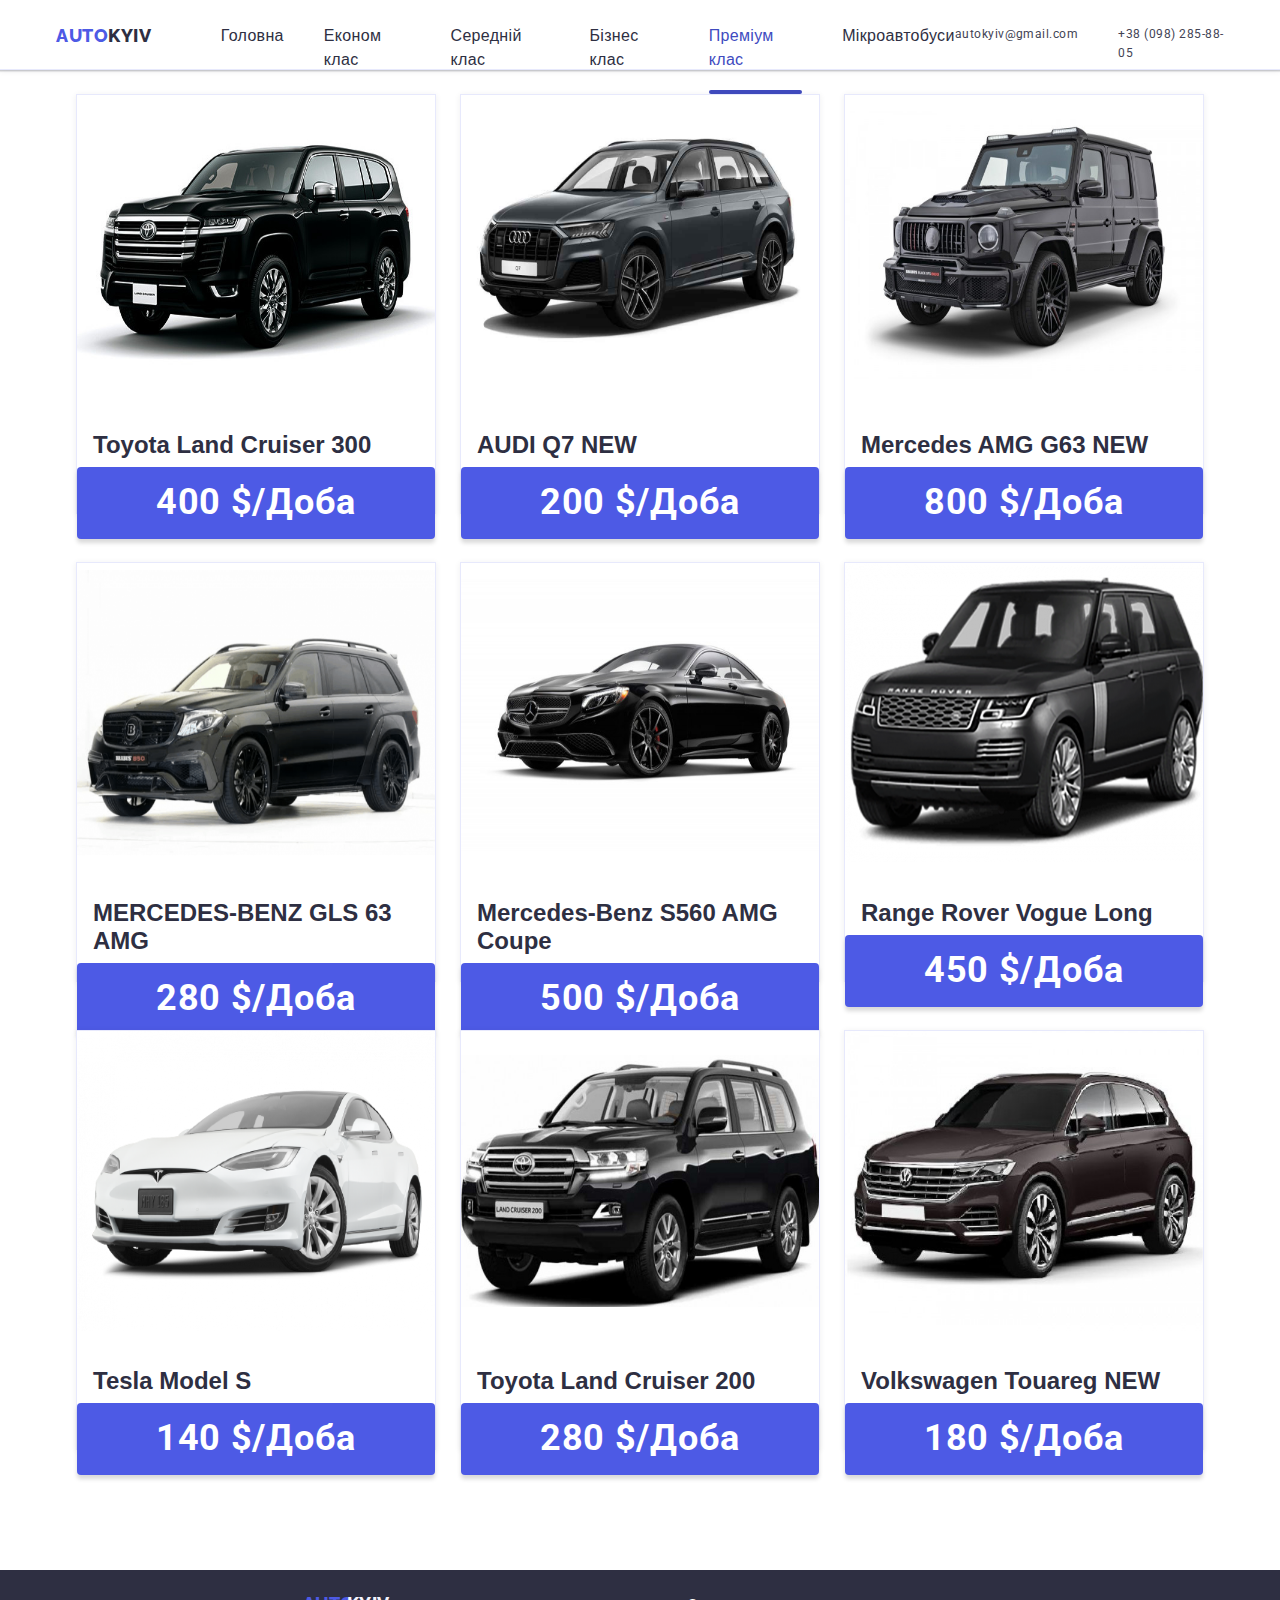
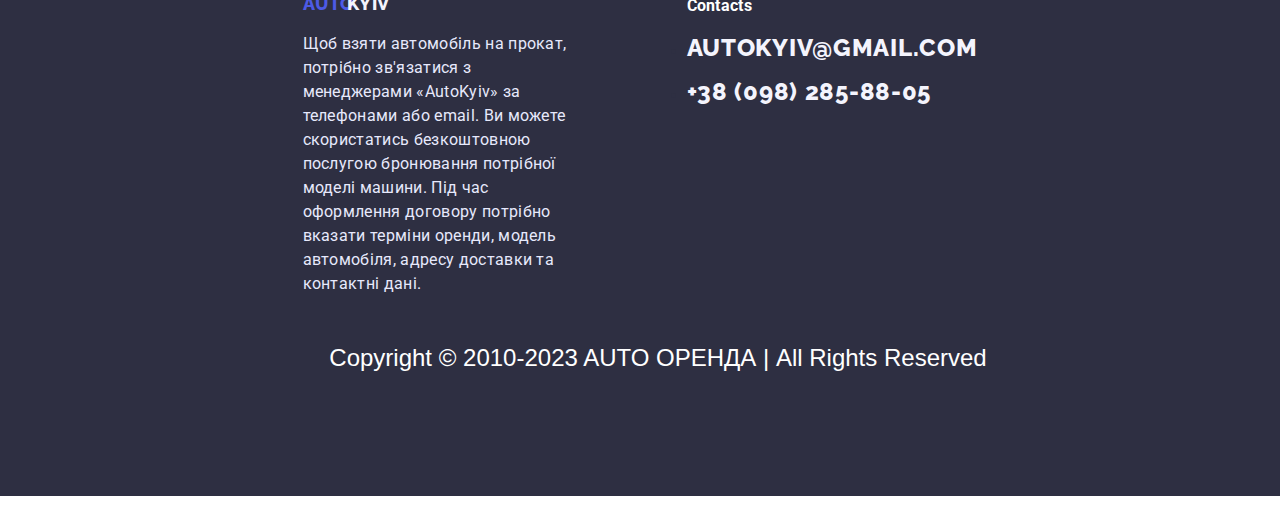
<file: premium.html>
<!DOCTYPE html>
<html lang="en">
  <head>
    <meta charset="UTF-8" />
    <meta http-equiv="X-UA-Compatible" content="IE=edge" />
    <meta name="viewport" content="width=device-width, initial-scale=1.0" />
    <title>Document</title>
    <link rel="stylesheet" href="./css/styles.css" />
    <link rel="preconnect" href="https://fonts.googleapis.com" />
    <link rel="preconnect" href="https://fonts.gstatic.com" crossorigin />
    <link
      href="https://fonts.googleapis.com/css2?family=Raleway:wght@800&family=Roboto:wght@400;500;700&display=swap"
      rel="stylesheet"
    />
  </head>
  <body>
    <header class="container">
      <div class="ppp">
        <nav class="header-navigation">
          <a class="logo link" href="./index.html"
            ><div class="logo-firstpart">Auto</div>
            <div class="logo-secondpart">Kyiv</div></a
          >

          <ul class="menu">
            <li>
              <a class="menu-item link" href="./index.html">Головна</a>
            </li>
            <li>
              <a class="menu-item link" href="./econom.html">Економ клас</a>
            </li>
            <li>
              <a class="menu-item link" href="./midle.html">Середній клас</a>
            </li>
            <li>
              <a class="menu-item link" href="./business.html">Бізнес клас</a>
            </li>
            <li>
              <a class="menu-item link active" href="./premium.html"
                >Преміум клас</a
              >
            </li>
            <li>
              <a class="menu-item link" href="./bus.html">Мікроавтобуси</a>
            </li>
          </ul>
          <button class="open-menu" type="button" data-menu-open>
            <svg class="burger-icon" width="32" height="22">
              <use href="./images/icons.svg#icon-menu"></use>
            </svg>
          </button>
        </nav>
        <address>
          <ul class="contacts">
            <li class="contacts-item-height">
              <a class="contacts-item link" href="mailto:autokyiv@gmail.com"
                >autokyiv@gmail.com</a
              >
            </li>
            <li class="contacts-item-height">
              <a class="contacts-item link" href="tel:+380982858805"
                >+38 (098) 285-88-05</a
              >
            </li>
          </ul>
        </address>
      </div>
    </header>

    <main>
      <section class="container">
        <ul class="main-general-list">
          <li class="main-list-item first-item-portfolio">
            <div class="main-overlay-image">
              <img
                src="./images/premium/land-cruiser-suv-300.jpg"
                alt="car"
                width="360"
                height="300"
              />
              <div class="main-list-overlay">
                <p class="car-option">Клас авто: Преміум клас</p>
                <p class="car-option">Кондиціонер: +</p>
                <p class="car-option">Об'єм двигуна: 3.5</p>
                <p class="car-option">Тип палива: Бензин</p>
                <p class="car-option">Кількість місць: 5</p>
                <p class="car-option">Витрати палива: 12.0 л</p>
                <p class="car-option">Тип КПП: AT</p>
              </div>
            </div>
            <h3 class="card-name">Toyota Land Cruiser 300</h3>
            <p class="card-text">400 $/доба</p>
          </li>
          <li class="main-list-item second-item-portfolio">
            <div class="main-overlay-image">
              <img
                src="./images/premium/audiq7new.jpg"
                alt="car"
                width="360"
                height="300"
              />
              <div class="main-list-overlay">
                <p class="car-option">Клас авто: Преміум клас</p>
                <p class="car-option">Кондиціонер: +</p>
                <p class="car-option">Об'єм двигуна: 3.0</p>
                <p class="car-option">Тип палива: Дизель</p>
                <p class="car-option">Кількість місць: 7</p>
                <p class="car-option">Витрати палива: 12.0 л</p>
                <p class="car-option">Тип КПП: AT</p>
              </div>
            </div>
            <h3 class="card-name">AUDI Q7 NEW</h3>
            <p class="card-text">200 $/доба</p>
          </li>
          <li class="main-list-item third-item-portfolio">
            <div class="main-overlay-image">
              <img
                src="./images/premium/amgg63.jpg"
                alt="car"
                width="360"
                height="300"
              />
              <div class="main-list-overlay">
                <p class="car-option">Клас авто: Преміум клас</p>
                <p class="car-option">Кондиціонер: +</p>
                <p class="car-option">Об'єм двигуна: 6.3</p>
                <p class="car-option">Тип палива: Бензин</p>
                <p class="car-option">Кількість місць: 4</p>
                <p class="car-option">Витрати палива: 20.0 л</p>
                <p class="car-option">Тип КПП: AT</p>
              </div>
            </div>
            <h3 class="card-name">Mercedes AMG G63 NEW</h3>
            <p class="card-text">800 $/доба</p>
          </li>

          <li class="main-list-item first-item-portfolio">
            <div class="main-overlay-image">
              <img
                src="./images/premium/mercedes-benzgls63amg.jpg"
                alt="car"
                width="360"
                height="300"
              />
              <div class="main-list-overlay">
                <p class="car-option">Клас авто: Преміум клас</p>
                <p class="car-option">Кондиціонер: +</p>
                <p class="car-option">Об'єм двигуна: 5.5</p>
                <p class="car-option">Тип палива: Бензин</p>
                <p class="car-option">Кількість місць: 7</p>
                <p class="car-option">Витрати палива: 15.0 л</p>
                <p class="car-option">Тип КПП: AT</p>
              </div>
            </div>
            <h3 class="card-name">MERCEDES-BENZ GLS 63 AMG</h3>
            <p class="card-text">280 $/доба</p>
          </li>
          <li class="main-list-item second-item-portfolio">
            <div class="main-overlay-image">
              <img
                src="./images/premium/mercedess560amg.jpg"
                alt="car"
                width="360"
                height="300"
              />
              <div class="main-list-overlay">
                <p class="car-option">Клас авто: Преміум клас</p>
                <p class="car-option">Кондиціонер: +</p>
                <p class="car-option">Об'єм двигуна: 4.0</p>
                <p class="car-option">Тип палива: Бензин</p>
                <p class="car-option">Кількість місць: 4</p>
                <p class="car-option">Витрати палива: 8.8 л</p>
                <p class="car-option">Тип КПП: AT</p>
              </div>
            </div>
            <h3 class="card-name">Mercedes-Benz S560 AMG Coupe</h3>
            <p class="card-text">500 $/доба</p>
          </li>
          <li class="main-list-item third-item-portfolio">
            <div class="main-overlay-image">
              <img
                src="./images/premium/range-rover-vogue.jpg"
                alt="car"
                width="360"
                height="300"
              />
              <div class="main-list-overlay">
                <p class="car-option">Клас авто: Преміум клас</p>
                <p class="car-option">Кондиціонер: +</p>
                <p class="car-option">Об'єм двигуна: 4.4</p>
                <p class="car-option">Тип палива: Бензин</p>
                <p class="car-option">Кількість місць: 4</p>
                <p class="car-option">Витрати палива: 12.0 л</p>
                <p class="car-option">Тип КПП: AT</p>
              </div>
            </div>
            <h3 class="card-name">Range Rover Vogue Long</h3>
            <p class="card-text">450 $/доба</p>
          </li>

          <li class="main-list-item first-item-portfolio">
            <div class="main-overlay-image">
              <img
                src="./images/premium/tesla-model-s.jpg"
                alt="car"
                width="360"
                height="300"
              />
              <div class="main-list-overlay">
                <p class="car-option">Клас авто: Електрокар</p>
                <p class="car-option">Кондиціонер: +</p>
                <p class="car-option">Об'єм двигуна: 75 кВт</p>
                <p class="car-option">Тип палива: Електро</p>
                <p class="car-option">Кількість місць: 5</p>
                <p class="car-option">Витрати палива: 75 кВт</p>
                <p class="car-option">Тип КПП: AT</p>
              </div>
            </div>
            <h3 class="card-name">Tesla Model S</h3>
            <p class="card-text">140 $/доба</p>
          </li>
          <li class="main-list-item second-item-portfolio">
            <div class="main-overlay-image">
              <img
                src="./images/premium/toyotalandcruiser200.jpg"
                alt="car"
                width="360"
                height="300"
              />
              <div class="main-list-overlay">
                <p class="car-option">Клас авто: Преміум клас</p>
                <p class="car-option">Кондиціонер: +</p>
                <p class="car-option">Об'єм двигуна: 4.5</p>
                <p class="car-option">Тип палива: Дизель</p>
                <p class="car-option">Кількість місць: 5</p>
                <p class="car-option">Витрати палива: 12.0 л</p>
                <p class="car-option">Тип КПП: AT</p>
              </div>
            </div>
            <h3 class="card-name">Toyota Land Cruiser 200</h3>
            <p class="card-text">280 $/доба</p>
          </li>
          <li class="main-list-item third-item-portfolio">
            <div class="main-overlay-image">
              <img
                src="./images/premium/volkswagentouaregnew.jpg"
                alt="car"
                width="360"
                height="300"
              />
              <div class="main-list-overlay">
                <p class="car-option">Клас авто: Преміум клас</p>
                <p class="car-option">Кондиціонер: +</p>
                <p class="car-option">Об'єм двигуна: 3.0</p>
                <p class="car-option">Тип палива: Дизель</p>
                <p class="car-option">Кількість місць: 5</p>
                <p class="car-option">Витрати палива: 10.0 л</p>
                <p class="car-option">Тип КПП: AT</p>
              </div>
            </div>
            <h3 class="card-name">Volkswagen Touareg NEW</h3>
            <p class="card-text">180 $/доба</p>
          </li>
        </ul>
      </section>
    </main>
    <footer class="container">
      <div class="footer-part-general">
        <a class="footer-logo link" href="./index.html"
          ><div class="footer-logo-firstpart">Auto</div>
          <div class="footer-logo-secondpart">Kyiv</div></a
        >
        <p class="footer-text">
          Щоб взяти автомобіль на прокат, потрібно зв'язатися з менеджерами
          «AutoKyiv» за телефонами або email. Ви можете скористатись
          безкоштовною послугою бронювання потрібної моделі машини. Під час
          оформлення договору потрібно вказати терміни оренди, модель
          автомобіля, адресу доставки та контактні дані.
        </p>
      </div>
      
      <div class="footer-part-subscribe">
        <h4 class="footer-subscribe-text">Contacts</h4>
        <ul class="footer-ul">
          <li class="">
            <a
              class="footer-contacts-item link"
              href="mailto:autokyiv@gmail.com"
              >autokyiv@gmail.com</a
            >
          </li>
          <li class="">
            <a class="footer-contacts-item link" href="tel:+380982858805"
              >+38 (098) 285-88-05</a
            >
          </li>
        </ul>
      </div>
      <p class="footer-years">
        Copyright © 2010-2023 AUTO ОРЕНДА | All Rights Reserved
      </p>
    </footer>
    <div class="menu-container is-hidden container" data-menu>
      <div class="modal-menu">
        <button type="button" class="modal-close" data-menu-close>
          <svg class="modal-close-item" width="8" height="8">
            <use href="./images/icons.svg#icon-close"></use>
          </svg>
        </button>
        <ul class="modal-menu-list">
          <li>
            <a class="modal-menu-item link" href="./index.html">Головна</a>
          </li>
          <li>
            <a class="modal-menu-item link" href="./econom.html">Економ клас</a>
          </li>
          <li>
            <a class="modal-menu-item link" href="./midle.html"
              >Середній клас</a
            >
          </li>
          <li>
            <a class="modal-menu-item link" href="./business.html"
              >Бізнес клас</a
            >
          </li>
          <li>
            <a class="modal-menu-item link active-modal" href="./premium.html"
              >Преміум клас</a
            >
          </li>
          <li>
            <a class="modal-menu-item link" href="./bus.html">Мікроавтобуси</a>
          </li>
        </ul>
        <address>
          <ul class="modal-contacts-list">
            <li class="modal-item-tel">
              <a class="modal-contacts-tel link" href="tel:+380982858805"
                >+38 (098) 285-88-05</a
              >
            </li>
            <li>
              <a
                class="modal-contacts-mail link"
                href="mailto:autokyiv@gmail.com"
                >autokyiv@gmail.com</a
              >
            </li>
          </ul>
        </address>
        
      </div>
    </div>
    <script src="./js/menu.js"></script>
  </body>
</html>
</file>
<file: css/styles.css>
/* body */
body {
  font-family: "Raleway Roboto", sans-serif;
  position: relative;
  width: 100%;
  max-width: 1440px;

  color: #2e2f42;
  margin: 0;

  background: #ffffff;
}
.container {
  width: 100%;
  padding-top: 24px;
}

/* header */
header {
  height: 70px;
  box-sizing: border-box;
  padding: 24px 16px;

  border-bottom: 1px solid #e7e9fc;
  box-shadow: 0px 2px 1px rgba(46, 47, 66, 0.08),
    0px 1px 1px rgba(46, 47, 66, 0.16), 0px 1px 6px rgba(46, 47, 66, 0.08);
}
.header-navigation {
  display: flex;
  justify-content: space-between;
}
/* logo */
.logo {
  display: flex;

  width: 115px;
  height: 24px;
}
.logo-firstpart {
  font-family: "Raleway", sans-serif;
  font-weight: 800;
  font-size: 18px;
  line-height: 1.33;

  letter-spacing: 0.03em;
  text-transform: uppercase;

  color: #4d5ae5;
}
.logo-secondpart {
  font-family: "Raleway", sans-serif;
  font-weight: 800;
  font-size: 18px;
  line-height: 1.33;

  letter-spacing: 0.03em;
  text-transform: uppercase;

  color: #2e2f42;
}

/* menu */
.menu {
  list-style: none;
  display: flex;

  height: 24px;

  gap: 40px;

  padding: 0;
  margin: 0;
}
.menu {
  display: none;
}

.menu-item {
  font-size: 16px;
  line-height: 1.5;

  letter-spacing: 0.02em;

  display: block;
  color: #2e2f42;
}

.menu-item:hover {
  font-size: 16px;
  line-height: 1.5;

  letter-spacing: 0.02em;

  color: #404bbf;
  text-decoration: underline;

  transition-duration: 250ms;
  transition-timing-function: cubic-bezier(0.4, 0, 0.2, 1);
}

/* contacts */
.contacts {
  list-style: none;
  display: flex;
  column-gap: 40px;
  padding: 0;

  margin: 0;
}
.contacts {
  display: none;
}
.contacts-item {
  font-family: "Roboto";
  font-style: normal;
  font-weight: 400;
  font-size: 16px;
  line-height: 1.5;

  letter-spacing: 0.02em;

  color: #434455;
}
.contacts-item:hover {
  font-size: 16px;
  line-height: 1.5;

  letter-spacing: 0.02em;

  color: #404bbf;

  transition-duration: 250ms;
  transition-timing-function: cubic-bezier(0.4, 0, 0.2, 1);
}
.link {
  text-decoration: none;
}

/* main */

/* navigation */
.navigation {
  list-style: none;
  justify-content: center;
  display: flex;
  column-gap: 24px;
  padding: 96px 0 0 0;

  margin: 0 0 72px 0;
}
.navigation-button {
  font-size: 16px;
  line-height: 1.5;
  padding: 12px 24px;

  letter-spacing: 0.04em;

  color: #4d5ae5;

  height: 48px;

  background: #f4f4fd;

  border: 1px solid #e7e9fc;
  border-radius: 4px;
  cursor: pointer;
}

.navigation-button:hover {
  color: #ffffff;

  padding: 12px 24px;

  height: 48px;

  background: #404bbf;
  box-shadow: 0px 3px 1px rgba(0, 0, 0, 0.1), 0px 2px 1px rgba(0, 0, 0, 0.08),
    0px 2px 2px rgba(0, 0, 0, 0.12);
  border-radius: 4px;

  transition-duration: 250ms;
  transition-timing-function: cubic-bezier(0.4, 0, 0.2, 1);
}

.main-list-item {
  box-sizing: border-box;
  width: 360px;
  height: 420px;

  background: #ffffff;

  border: 1px solid #e7e9fc;
  box-shadow: 0px 1px 6px rgba(46, 47, 66, 0.08);

  list-style: none;
}
.main-list-item:hover {
  border: 0.5px solid #f4f4fd;
  box-shadow: 0px 1px 6px rgba(46, 47, 66, 0.08),
    0px 1px 1px rgba(46, 47, 66, 0.16), 0px 2px 1px rgba(46, 47, 66, 0.08);

  transition-duration: 250ms;
  transition-timing-function: cubic-bezier(0.4, 0, 0.2, 1);
}
.main-list-overlay {
  position: absolute;
  left: 0px;
  top: 0px;
  margin: 0;
  padding-top: 8px;
  padding: 16px 56px 164px 56px;
  width: 360px;
  color: #f4f4fd;
  background: #4d5ae5;

  height: 100%;
  transform: translateY(100%);
}
.main-list-item:hover .main-list-overlay {
  transform: translateY(0);
  transition-duration: 250ms;
  transition-timing-function: cubic-bezier(0.4, 0, 0.2, 1);
}
.main-overlay-image {
  position: relative;
  overflow: hidden;
}

.main-general-list {
  list-style: none;
  flex-wrap: wrap;
  column-gap: 24px;
  row-gap: 48px;
  display: flex;
  padding-bottom: 120px;
  justify-content: center;
  padding-left: 0;
  margin: 0;
}
.card-name {
  padding-left: 16px;
  font-size: 24px;
  margin: 32px 0 8px 0;
}
.card-text {
  padding-left: 16px;
  margin: 0;
  font-family: inherit;

  padding: 16px 32px;
  gap: 10px;
  font-size: 16px;
  line-height: 1.5;
  letter-spacing: 0.04em;

  color: #ffffff;

  background: #4d5ae5;
  box-shadow: 0px 4px 4px rgba(0, 0, 0, 0.15);
  border-radius: 4px;

  cursor: pointer;
  border: 0;
  font-family: "Roboto";

  font-weight: 700;
  font-size: 36px;
  line-height: 1.11;
  margin: 0;

  text-align: center;
  letter-spacing: 0.02em;
  text-transform: capitalize;

  color: #ffffff;
}

/* first-section */
.first-section {
  background-color: #2e2f42;
  background-image: linear-gradient(
      rgba(46, 47, 66, 0.7),
      rgba(46, 47, 66, 0.7)
    ),
    url(../images/garage.jpg);
  background-repeat: no-repeat;
  background-position: center;
  background-size: cover;

  margin: 0;
  display: flex;
  flex-direction: column;
  align-items: center;
  row-gap: 72px;
  padding-top: 112px;
  padding-bottom: 112px;
}
h1 {
  font-family: "Roboto";
  width: calc((100% - 109px) / 1);

  font-weight: 700;
  font-size: 36px;
  line-height: 1.11;
  margin: 0;

  text-align: center;
  letter-spacing: 0.02em;
  text-transform: capitalize;

  color: #ffffff;
}
.first-section-button {
  width: 172px;
  height: 56px;
  font-family: inherit;

  padding: 16px 32px;
  gap: 10px;
  font-size: 16px;
  line-height: 1.5;
  letter-spacing: 0.04em;

  color: #ffffff;

  background: #4d5ae5;
  box-shadow: 0px 4px 4px rgba(0, 0, 0, 0.15);
  border-radius: 4px;

  cursor: pointer;
  border: 0;
}
.first-section-button:hover {
  font-family: inherit;

  padding: 16px 32px;
  gap: 10px;
  font-size: 16px;
  line-height: 1.5;
  letter-spacing: 0.04em;

  color: #ffffff;
  background: #404bbf;

  border-radius: 4px;

  transition-duration: 250ms;
  transition-timing-function: cubic-bezier(0.4, 0, 0.2, 1);
}

/* second-section */
.second-section {
  padding-top: 96px;
  padding-bottom: 96px;
  justify-content: center;
}
.second-section-list {
  row-gap: 72px;
}
.second-section-item {
  row-gap: 8px;

  width: calc((100% - 32px) / 1);

  margin: 0;
}
.section-text-item {
  margin: 0;
  display: flex;
  align-items: center;
  justify-content: center;
  align-content: center;
  height: 40px;

  /* Header 2 */

  font-family: "Roboto";
  font-style: normal;
  font-weight: 700;
  font-size: 36px;
  line-height: 40px;
  /* identical to box height, or 111% */

  text-align: center;
  letter-spacing: 0.02em;
  text-transform: capitalize;

  letter-spacing: 0.02em;
}
.second-media-list {
  gap: 24;
  display: flex;
}
/* .second-media-item {
  width: 264px;
  height: 112px;
  margin-bottom: 8px;
} */
.second-media-item {
  display: none;
}
/* .second-media-link {
  width: 100%;
  height: 100%;
  display: flex;
  justify-content: center;
  align-items: center;
  background: #f4f4fd;
  border-radius: 4px;
} */
/* third-section */
.third-section {
  display: none;
}
.third-section {
  justify-content: center;
  padding-bottom: 120px;
}

.third-section-name {
  font-family: "Roboto";
  font-style: normal;
  font-size: 36px;
  line-height: 1.11;

  margin: 0;
  margin-bottom: 72px;

  text-align: center;

  letter-spacing: 0.02em;
  text-transform: capitalize;
}
.third-section-item {
  width: 360px;
  height: 300px;
}

.fourth-section {
  background: #f4f4fd;
  padding-bottom: 120px;
  padding-top: 120px;
}
.fourth-section-name {
  font-family: "Roboto";
  font-style: normal;
  font-size: 36px;
  line-height: 1.11;

  text-align: center;

  margin: 0;

  letter-spacing: 0.02em;
  text-transform: capitalize;
}

.fourth-section-item {
  width: 264px;
  display: flex;
  flex-direction: column;
  justify-content: center;
  align-items: center;
  margin-top: 72px;

  background: #ffffff;
  box-shadow: 0px 1px 6px rgba(46, 47, 66, 0.08),
    0px 1px 1px rgba(46, 47, 66, 0.16), 0px 2px 1px rgba(46, 47, 66, 0.08);
  border-radius: 0px 0px 4px 4px;

  padding-bottom: 32px;
}
.fourth-section-people {
  width: 100%;
}
.fourth-section-item-name {
  margin: 32px 0 8px 0;
}
.fourth-section-item-text {
  margin: 0 0 8px 0;
}
.fourth-media-list {
  display: flex;
  justify-content: center;
  gap: 24px;
}
.fourth-media-item {
  width: 40px;
  height: 40px;
}
.fourth-media-link {
  width: 100%;
  height: 100%;
  display: flex;
  justify-content: center;
  align-items: center;
  border-radius: 50%;
  background: #4d5ae5;
}
.fourth-media-link:hover {
  background-color: #404bbf;
  transition-duration: 250ms;
  transition-timing-function: cubic-bezier(0.4, 0, 0.2, 1);
}
/* fifth-section */
.fifth-section {
  padding-top: 130px;
  padding-bottom: 120px;
}
.fifth-section-name {
  font-family: "Roboto";
  font-style: normal;
  font-size: 36px;
  line-height: 1.11;

  text-align: center;

  margin: 0 0 72px 0;

  letter-spacing: 0.02em;
  text-transform: capitalize;
}
.fifth-media-list {
  display: flex;
  gap: 24px;
  justify-content: center;
  margin-top: 72px;
}
.fifth-media-item {
  width: calc((100% - 48px) / 2);
  height: 88px;
}
.fifth-media-link {
  width: 100%;
  height: 100%;
  display: flex;
  justify-content: center;
  align-items: center;

  border: 1px solid #8e8f99;
  border-radius: 4px;
  color: #8e8f99;
}
.fifth-media-icon {
  fill: currentColor;
}
.fifth-media-link:hover {
  border-color: #404bbf;
  color: #404bbf;
  transition-duration: 250ms;
  transition-timing-function: cubic-bezier(0.4, 0, 0.2, 1);
}

/* footer */
footer {
  background: #2e2f42;
  display: flex;
  box-sizing: border-box;
  padding-top: 96px;
  padding-bottom: 96px;

  align-items: center;

  flex-direction: column;
  gap: 72px;
}
.footer-logo {
  display: flex;
  flex-direction: row;
  align-items: center;
  justify-content: center;
}
.footer-logo-firstpart {
  width: 44px;
  height: 22px;

  font-family: "Raleway", sans-serif;
  font-weight: 800;
  font-size: 18px;
  line-height: 1.16;

  letter-spacing: 0.03em;
  text-transform: uppercase;

  color: #4d5ae5;
}
.footer-logo-secondpart {
  width: 71px;
  height: 22px;

  font-family: "Raleway", sans-serif;
  font-weight: 800;
  font-size: 18px;
  line-height: 1.16;

  letter-spacing: 0.03em;
  text-transform: uppercase;

  color: #f4f4fd;
}
.footer-text {
  font-family: "Roboto";
  font-size: 16px;
  line-height: 1.5;
  flex-wrap: wrap;
  width: 264px;
  display: flex;
  align-items: center;
  justify-content: center;

  letter-spacing: 0.02em;
  margin: 16px 0 0 0;

  color: #e7e9fc;
}
.footer-part-general {
}
.footer-part-media {
  width: 208px;
  height: 80px;
  display: flex;
  flex-direction: column;
  align-items: center;
}
.footer-media-text {
  font-family: "Roboto";

  font-size: 16px;
  line-height: 1.5;

  letter-spacing: 0.02em;
  color: #ffffff;
  margin: 0 0 16px 0;
}

.footer-media-list {
  display: flex;

  gap: 16px;
  margin: 0;
  padding: 0;
}
.footer-media-item {
  width: 40px;
  height: 40px;
}
.footer-media-link {
  width: 40px;
  height: 40px;
  display: flex;
  justify-content: center;
  align-items: center;
  border-radius: 50%;
  background: rgba(255, 255, 255, 0.1);
}
.footer-media-link:hover {
  background: #31d0aa;

  transition-duration: 250ms;
  transition-timing-function: cubic-bezier(0.4, 0, 0.2, 1);
}
.footer-part-subscribe {
  margin-left: 0;
  display: flex;
  flex-direction: column;
  align-items: center;
  width: calc((100% - 32px) / 1);
}
.footer-subscribe-text {
  font-family: "Roboto";
  font-size: 16px;
  line-height: 1.5;
  margin-bottom: 16px;
  margin-top: 0;

  letter-spacing: 0.02em;

  color: #ffffff;
}
.footer-input {
  width: calc(100% / 1);
  height: 40px;

  border: 1px solid rgba(255, 255, 255, 0.3);
  filter: drop-shadow(0px 4px 4px rgba(0, 0, 0, 0.15));
  border-radius: 4px;
  background: none;
  padding: 0 16px 0 16px;
}

.footer-input::placeholder {
  font-family: "Roboto";
  font-style: normal;
  font-weight: 400;
  font-size: 12px;
  line-height: 24px;
  /* identical to box height, or 200% */

  display: flex;
  align-items: center;
  letter-spacing: 0.04em;

  color: rgba(255, 255, 255, 0.6);
}
.footer-button-subscribe {
  display: flex;

  justify-content: center;
  align-items: center;
  padding: 8px 24px;
  gap: 16px;

  background: #4d5ae5;
  border-radius: 4px;
  border: 0;

  font-family: "Roboto";
  font-style: normal;
  font-weight: 500;
  font-size: 16px;
  line-height: 1.5;

  letter-spacing: 0.04em;

  color: #ffffff;
}
.footer-form {
  display: flex;
  flex-direction: column;
  align-items: center;
  justify-content: center;
  gap: 16px;
  width: calc((100% - 34px) / 1);
}
.list {
  list-style: none;
  display: flex;
  flex-wrap: wrap;
  column-gap: 24px;
  justify-content: center;
  margin: 0;
  padding: 0;
}

.section-text-item {
  font-family: "Roboto";
  font-style: normal;
  font-weight: 500;
  font-size: 20px;
  line-height: 1.2;
  margin-bottom: 0;

  letter-spacing: 0.02em;
}

.list-text {
  font-family: "Roboto";
  font-size: 16px;
  line-height: 1.5;
  margin-top: 8px;
  margin-bottom: 0;

  letter-spacing: 0.02em;

  color: #434455;
}
.active {
  font-weight: 500;
  font-size: 16px;
  line-height: 1.5;

  letter-spacing: 0.02em;

  color: #404bbf;
}
.active::after {
  border-bottom: 4px solid #404bbf;
  border-radius: 2px;
  content: "";
  display: block;
  margin-top: 18px;
}
.noname {
  margin: 0;
}
.backdrop {
  position: fixed;
  top: 0;
  width: 100%;
  height: 100%;

  background: rgba(46, 47, 66, 0.4);
  transition: opasity 500ms linear, 500ms linear;
}
.modal {
  width: 408px;
  position: absolute;
  top: 50%;
  left: 50%;
  transform: translate(-50%, -50%) scale(1);
  background: #fcfcfc;
  box-shadow: 0px 1px 1px rgba(0, 0, 0, 0.14), 0px 1px 3px rgba(0, 0, 0, 0.12),
    0px 2px 1px rgba(0, 0, 0, 0.2);
  border-radius: 4px;
  padding: 24px;
  transition: transform 500ms linear;
  box-sizing: border-box;
}
.modal-close {
  width: 24px;
  height: 24px;
  background: #e7e9fc;
  border: 1px solid rgba(0, 0, 0, 0.1);
  border-radius: 50%;
  display: flex;
  align-items: center;
  justify-content: center;
  margin-left: auto;
}
.modal-close:hover {
  background: #404bbf;
  border-radius: 50%;
  transition-duration: 250ms;
  transition-timing-function: cubic-bezier(0.4, 0, 0.2, 1);
}
.is-hidden {
  visibility: hidden;
  opacity: 0;
  pointer-events: none;
}
.backdrop.is-hidden .modal {
  transform: translate(-50%, -50%) scale(0);
}
.modal-name {
  text-align: center;
  font-family: "Roboto";
  font-style: normal;
  font-weight: 500;
  font-size: 24px;
  line-height: 1.5;
  margin-bottom: 16px;
  margin-top: 24px;
}
.modal-label {
  font-family: "Roboto";
  display: inline-block;

  margin-bottom: 4px;

  font-size: 12px;
  line-height: 14px;

  letter-spacing: 0.01em;

  color: #8e8f99;
}
.modal-input {
  width: 360px;
  height: 40px;
  border: 1px solid rgba(33, 33, 33, 0.2);
  border-radius: 4px;
  background-color: transparent;

  padding: 0 0 0 38px;
  display: flex;
  align-items: center;
  justify-content: center;
  box-sizing: border-box;
}

.modal-input:focus {
  border-color: #4d5ae5;
}
.modal-textarea {
  border: 1px solid rgba(33, 33, 33, 0.2);
  border-radius: 4px;
  resize: none;
  width: 360px;
  height: 120px;
  padding: 8px 16px 8px 16px;
  box-sizing: border-box;
  display: flex;
}
.modal-textarea::placeholder {
  font-family: "Roboto";
  font-style: normal;
  font-weight: 400;
  font-size: 12px;
  line-height: 16px;

  letter-spacing: 0.04em;

  color: rgba(117, 117, 117, 0.5);
}
.modal-checkbox {
}
.modal-submit {
  width: 169px;
  height: 56px;
  padding: 16px 32px;

  background: #4d5ae5;
  box-shadow: none;
  border: 0;

  border-radius: 4px;
  padding: 0;
  margin: 0;

  font-family: "Roboto";
  font-style: normal;
  font-weight: 500;
  font-size: 16px;
  line-height: 1.5;

  display: flex;

  letter-spacing: 0.04em;

  color: #ffffff;

  align-items: center;
  justify-content: center;
}
.singup-form {
}

.modal-icon {
  position: absolute;
  top: 50%;
  left: 16px;
  transform: translateY(-50%);
  width: 18px;
  height: 18px;
}
.input-wrap {
  position: relative;
}
.policy-text {
  font-family: "Roboto";
  font-style: normal;
  font-weight: 400;
  font-size: 12px;
  line-height: 1.33;
  display: flex;
  letter-spacing: 0.04em;
  color: #757575;
  margin-bottom: 24px;
  gap: 4px;
}
.modal-field {
  display: flex;
  align-items: center;
  flex-direction: column;
}

.modal-input:is(:focus) + .modal-icon {
  fill: #4d5ae5;
  border-color: #4d5ae5;
  transition-duration: 250ms;
  transition-timing-function: cubic-bezier(0.4, 0, 0.2, 1);
}
.policy-text::before {
  content: "";
  width: 16px;
  height: 16px;

  border: 1.25px solid #2e2f42;
  border-radius: 2px;
  margin-right: 8px;
  box-sizing: border-box;
}

.policy-link {
  color: #4d5ae5;
}
.modal-checkbox:checked + .policy-text::before {
  background-color: #404bbf;
  background-image: url(../images/accept.svg);
  background-repeat: no-repeat;
  background-position: center;
}
.modal-icon {
  width: 18px;
  height: 24px;
}
.center {
  display: flex;
  align-items: center;
  flex-direction: column;
}
.input-height {
  display: flex;
  flex-direction: column;
  margin-bottom: 8px;
}
.comment-height {
  display: flex;
  flex-direction: column;
}
.modal-checkbox {
  margin-bottom: 0;
}
@media (min-width: 768px) {
  h1 {
    width: 496px;

    font-size: 56px;
    line-height: 1.07;
  }
  .second-section {
    row-gap: 24px;
    column-gap: 72px;
    flex-direction: row;
    flex-wrap: wrap;
  }

  .second-section-item {
    width: 356px;
    gap: 8px;
  }
  .section-text-item {
    font-weight: 700;
    font-size: 36px;
    line-height: 1.11;
    display: flex;

    justify-content: left;
  }
  .list-text {
    width: 356px;
  }
  .fourth-section-item {
    margin-top: 64px;
  }
  .fourth-section-name {
    margin-bottom: 8px;
  }
  .fourth-section {
    padding-top: 96px;
    padding-bottom: 104px;
  }
  .fifth-section {
    padding: 96px 108px;
    box-sizing: border-box;
  }
  .fifth-media-item {
    width: 168px;
    height: 88px;
  }
  .fifth-media-list {
    row-gap: 72px;
    column-gap: 24px;
  }
  .menu {
    display: flex;
    margin-left: 56px;
  }
  .open-menu {
    display: none;
  }
  .contacts {
    display: flex;
    flex-direction: column;
    gap: 4px;
  }
  .header-navigation {
    justify-content: left;
  }
  .contacts-item-height {
    height: 16px;
  }
  .contacts-item {
    font-size: 12px;
    line-height: 1.33;
    /* identical to box height, or 133% */

    letter-spacing: 0.04em;
  }
  .ppp {
    display: flex;
    justify-content: space-between;
  }
  footer {
    flex-direction: row;
    flex-wrap: wrap;
    padding: 96px 0 96px 108px;
    row-gap: 72px;
    column-gap: 24px;
    align-items: flex-start;
  }
  .footer-form {
    flex-direction: row;
    width: 453px;
  }
  .footer-part-subscribe {
    align-items: start;
  }
  .footer-input {
    box-sizing: border-box;
    width: 264px;
    height: 40px;
  }
  .footer-logo {
    justify-content: left;
  }
  .footer-part-media {
    align-items: start;
  }
}
@media (min-width: 1024px) {
  .first-section {
    padding-top: 188px;
    padding-bottom: 188px;
  }
  /* second-section */
  .second-section {
    padding-top: 120px;
    padding-bottom: 120px;
    justify-content: center;
  }
  .second-section-item {
    row-gap: 8px;
    width: 264px;
    margin: 0;
  }
  .section-text-item {
    font-weight: 500;
    font-size: 20px;
    line-height: 1.2;
  }
  .second-media-list {
    gap: 24;
    display: flex;
  }
  .second-media-item {
    width: 264px;
    height: 112px;
    margin-bottom: 8px;
    display: flex;
  }
  .second-media-link {
    width: 100%;
    height: 100%;
    display: flex;
    justify-content: center;
    align-items: center;
    background: #f4f4fd;
    border-radius: 4px;
  }
  .list-text {
    width: 264px;
  }
  .third-section {
    display: block;
  }
  .fourth-section-item {
    width: 264px;
  }
  .fourth-section {
    padding-top: 120px;
    padding-bottom: 120px;
  }
  .fifth-section {
    padding-top: 120px;
    padding-bottom: 120px;
  }
  .fifth-media-item {
    width: calc((100% - 120px) / 6);
  }
  header {
    padding: 24px 56px 28px 56px;
  }
  .contacts {
    display: flex;
    flex-direction: row;
    gap: 40px;
  }
  footer {
    padding: 100px 156px;
    gap: 0;
  }
  .footer-part-general {
    margin-right: 120px;
  }
  .footer-part-media {
    margin-right: 80px;
  }
  .footer-form {
    width: 449px;
  }
  .footer-part-subscribe {
    width: auto;
  }
}

.open-menu {
  width: 32px;
  height: 22px;
  border: 0;
}
.burger-icon {
  width: 32px;
  height: 22px;
  visibility: visible;
}
.menu-container {
  position: absolute;
  top: 0;

  height: 100%;

  background: #ffffff;
  transition: opasity 500ms linear, 500ms linear;
}
.modal-menu {
  padding: 40px;
}

.modal-menu-list {
  list-style: none;
  gap: 40px;
  display: flex;
  flex-direction: column;
  padding: 0;
  margin-bottom: 16px;
  justify-content: left;
}
.modal-menu-item {
  font-family: "Roboto";

  font-weight: 700;
  font-size: 36px;
  line-height: 1.11;
  /* identical to box height, or 111% */

  letter-spacing: 0.02em;
  text-transform: capitalize;

  /* NAVY BLUE */

  color: #2e2f42;
}
.active-modal {
  color: #404bbf;
  font-family: "Roboto";

  font-weight: 700;
  font-size: 36px;
  line-height: 1.11;
  /* identical to box height, or 111% */

  letter-spacing: 0.02em;
  text-transform: capitalize;
}
.modal-contacts-list {
  list-style: none;
  padding: 0;
  margin-bottom: 48px;
}
.modal-contacts-tel {
  width: 200px;

  font-family: "Roboto";
  font-style: normal;
  font-weight: 600;
  font-size: 36px;
  line-height: 1.11;
  /* identical to box height, or 111% */

  text-transform: capitalize;

  /* IRIS */

  color: #4d5ae5;
}
.modal-item-tel {
  margin-bottom: 40px;
}
.modal-contacts-mail {
  font-family: "Roboto";
  font-style: normal;
  font-weight: 500;
  font-size: 20px;
  line-height: 24px;
  /* identical to box height, or 120% */

  letter-spacing: 0.02em;

  /* SLATE */

  color: #434455;
}
.modal-media-list {
  display: flex;
  justify-content: center;
  gap: calc((100% - 160px) / 4);
}
.open-menu {
  visibility: hidden;
}
@media (max-width: 400px) {
  .modal {
    width: 100%;
  }
  .modal-name {
    width: 100%;
  }
  .singup-form {
    width: 100%;
  }
  .modal-input {
    width: 320px;
  }
  .modal-textarea {
    width: 320px;
  }
}
.menu-container {
  overflow: hidden;
}
.no-scroll {
  overflow: hidden;
}
.footer-contacts-item {
  font-family: "Raleway", sans-serif;
  font-weight: 800;
  font-size: 24px;
  line-height: 1.16;

  letter-spacing: 0.03em;
  text-transform: uppercase;

  color: #f4f4fd;
}
.footer-ul {
  display: flex;
  padding: 0;
  gap: 16px;
  margin: 0;
  flex-direction: column;
}

.car-option {
  font-family: "Raleway", sans-serif;
  font-weight: 800;
  font-size: 16px;
  line-height: 1.16;

  letter-spacing: 0.03em;
  text-transform: uppercase;

  color: #f4f4fd;
}
.footer-years {
  padding-left: 36px;
  margin-top: 48px;
  display: flex;
  font-size: 24px;
  color: #fff;
}
footer {
  justify-content: center;
}
.second-section-text {
  padding-left: 16px;
  padding-right: 16px;
  font-size: 24px;
}
.modal-center {
  display: flex;
  justify-content: center;
}

.modal-name-text {
  text-align: center;
  font-family: "Roboto";
  font-style: normal;
  font-weight: 500;
  font-size: 36px;
  line-height: 1.5;
  margin-bottom: 16px;
  margin-top: 24px;
}
</file>
